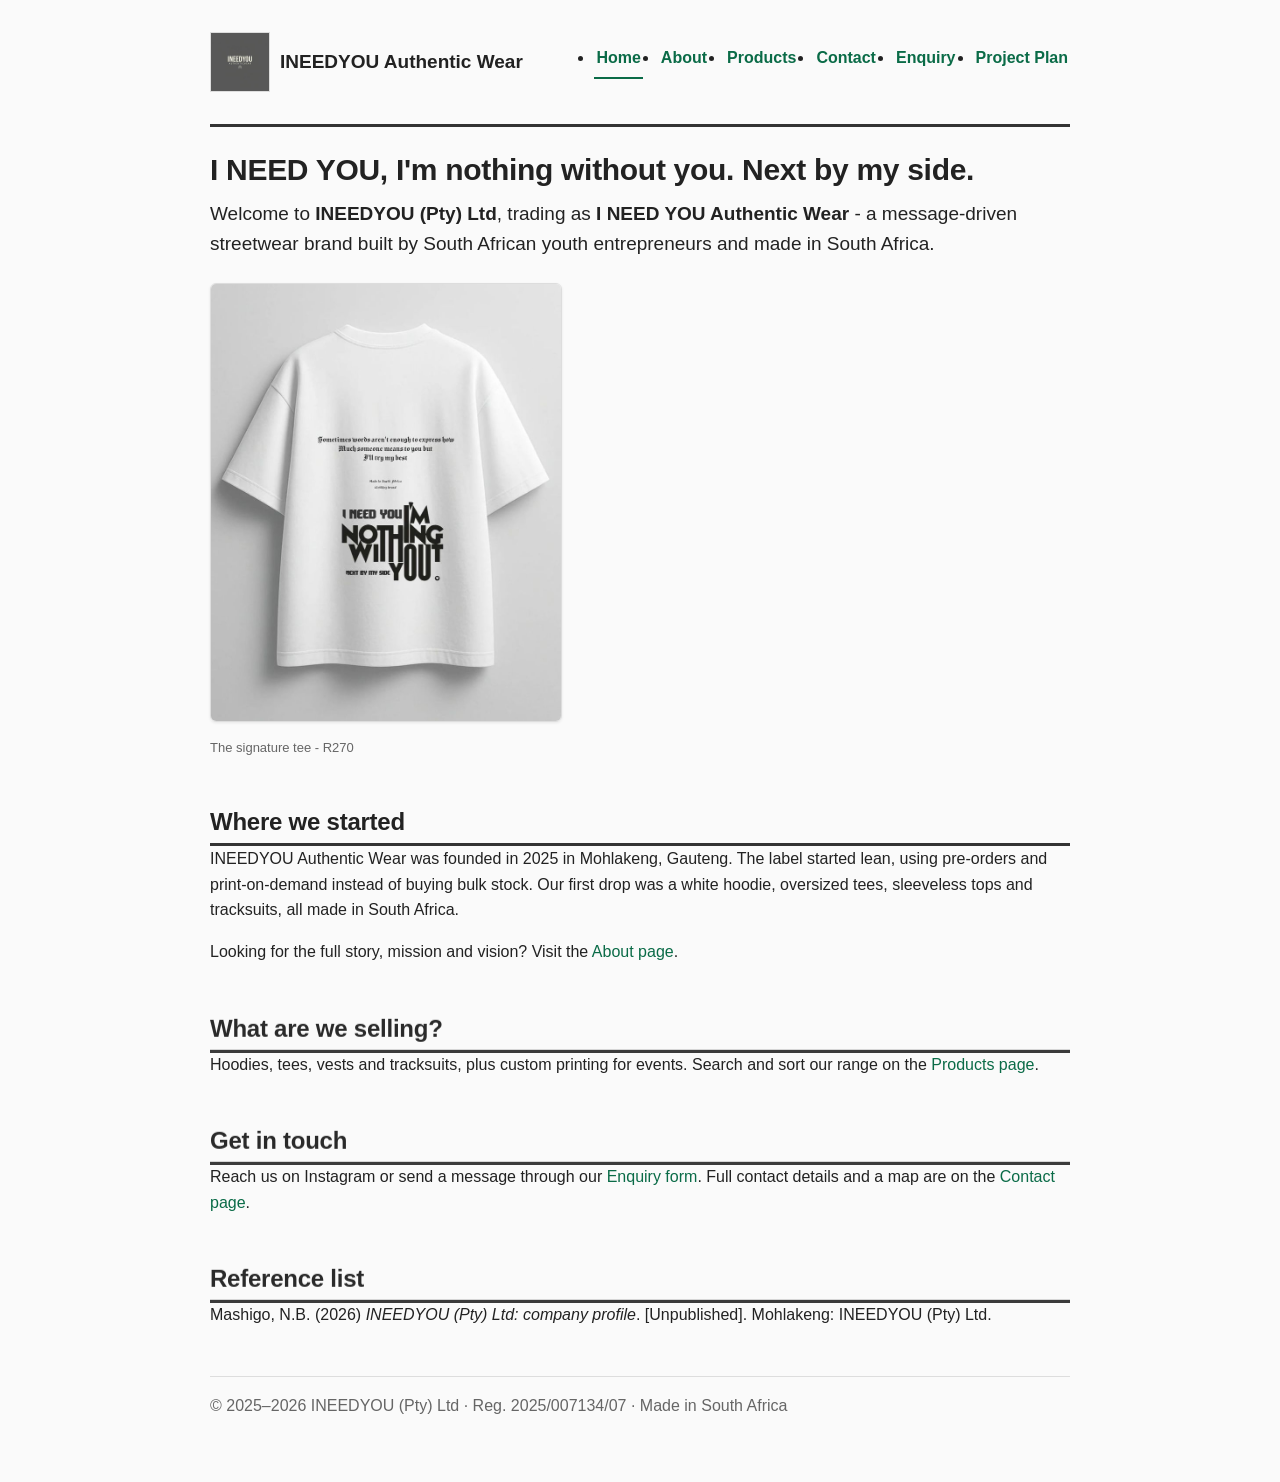
<file: index.html>
<!DOCTYPE html>
<html lang="en">
<head>
  <meta charset="UTF-8">
  <meta name="viewport" content="width=device-width, initial-scale=1.0">
  <title>INEEDYOU Authentic Wear | South African Streetwear</title>
  <meta name="description" content="INEEDYOU Authentic Wear is a message-driven streetwear brand made in South Africa.">
  <link rel="canonical" href="https://nthabiseng-bit.github.io/website/home.html">
  <meta http-equiv="refresh" content="0; url=home.html">
</head>
<body>
  <p>Taking you to the <a href="home.html">INEEDYOU Authentic Wear home page</a>.</p>
</body>
</html>
</file>
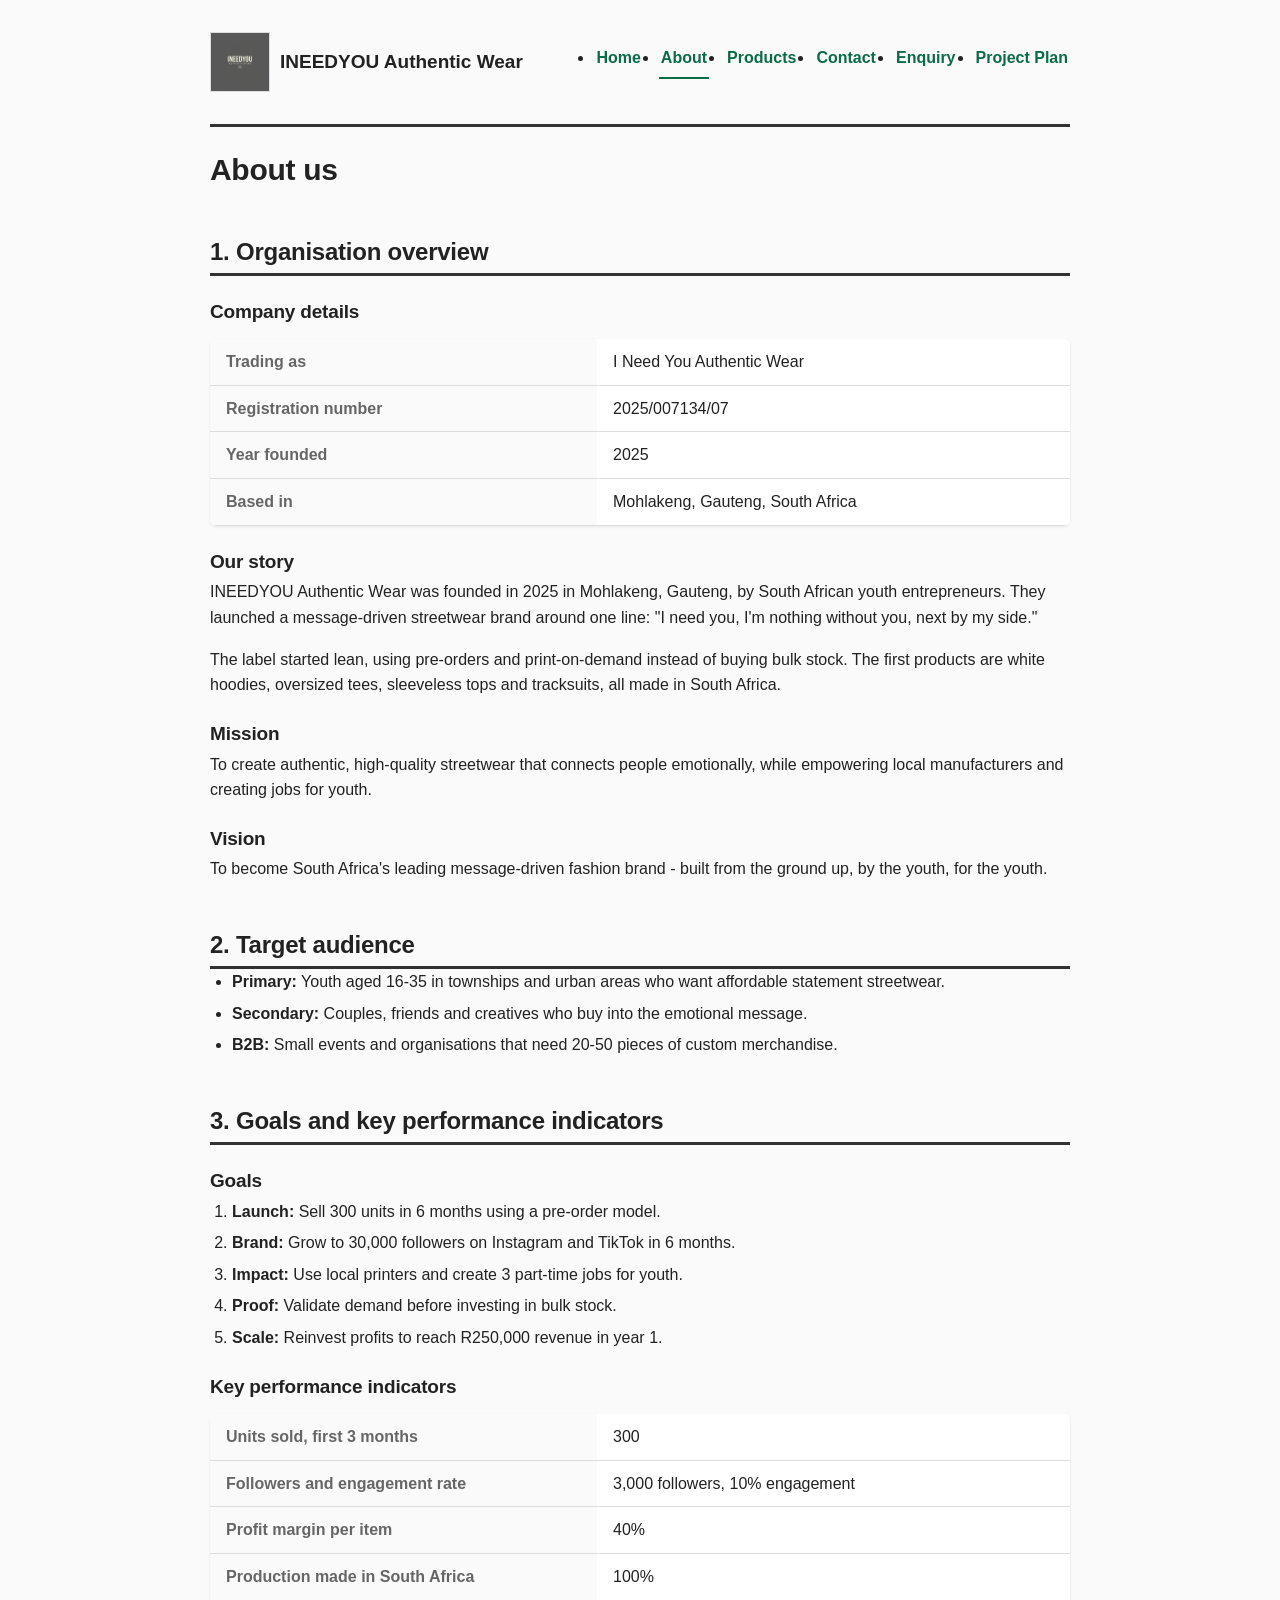
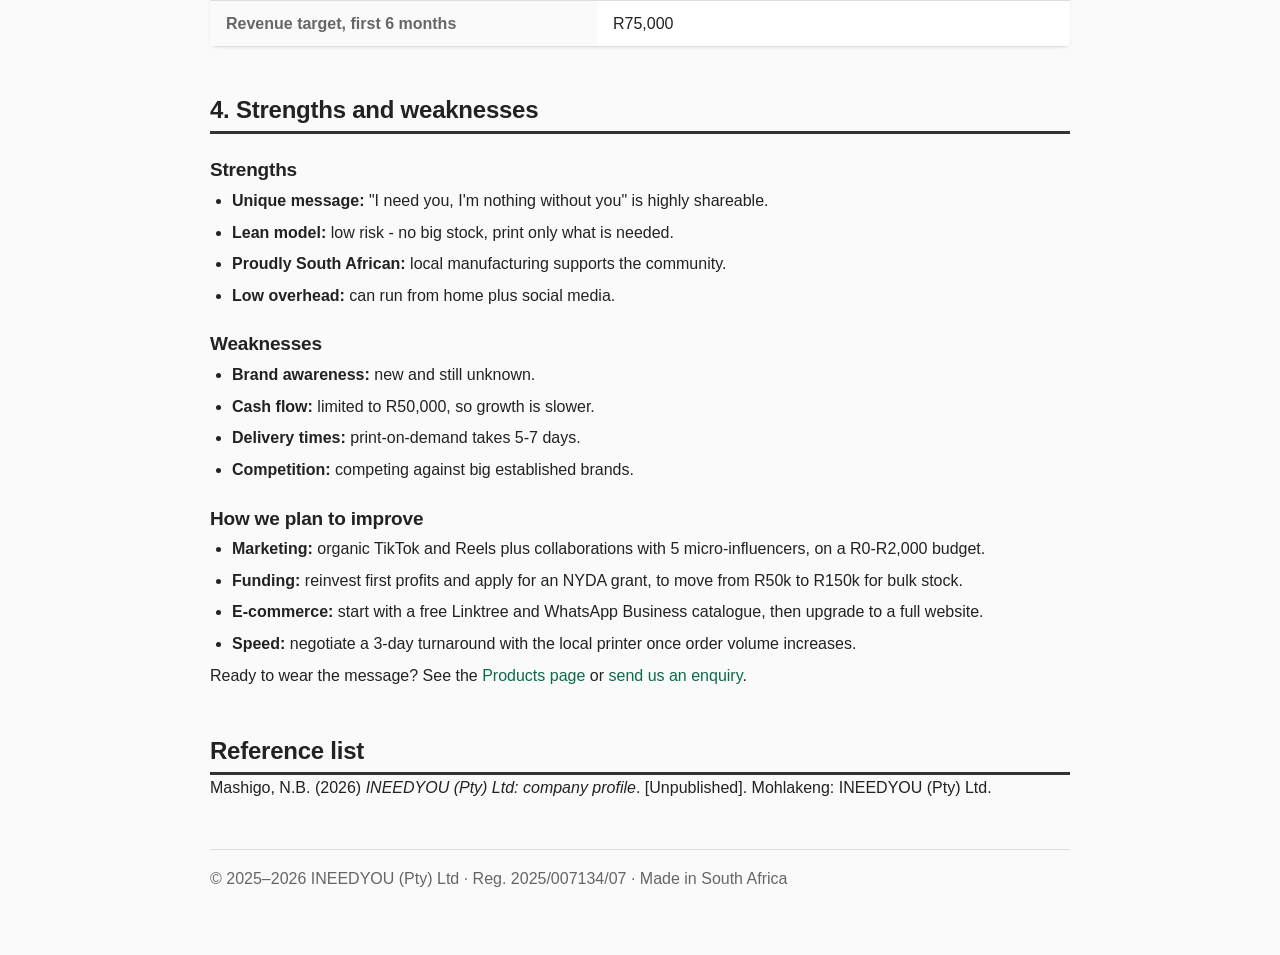
<file: about.html>
<!DOCTYPE html>
<html lang="en" class="no-js">
<head>
  <meta charset="UTF-8">
  <meta name="viewport" content="width=device-width, initial-scale=1.0">
  <title>About Us | INEEDYOU Authentic Wear</title>
  <meta name="description" content="Read the INEEDYOU Authentic Wear story, mission, vision, target audience, goals and plans for growth. Proudly made in South Africa.">
  <meta name="keywords" content="about INEEDYOU, South African clothing brand, mission and vision, youth entrepreneurs, Mohlakeng">
  <link rel="icon" type="image/jpeg" href="images/ineedyou-logo.jpg">
  <link rel="stylesheet" href="css/style.css">
</head>
<body>
  <a class="skip-link" href="#main">Skip to main content</a>

  <header class="site-header">
    <div class="brand-row">
      <img src="images/ineedyou-logo.jpg" alt="INEEDYOU Authentic Wear logo" width="256" height="256">
      <span>INEEDYOU Authentic Wear</span>
    </div>
    <button class="nav-toggle" type="button" aria-expanded="false" aria-controls="main-nav">Menu</button>
    <nav class="main-nav" id="main-nav" aria-label="Main navigation">
      <ul>
          <li><a href="home.html">Home</a></li>
          <li><a href="about.html">About</a></li>
          <li><a href="products.html">Products</a></li>
          <li><a href="contact.html">Contact</a></li>
          <li><a href="enquiry.html">Enquiry</a></li>
          <li><a href="planning.html">Project Plan</a></li>
      </ul>
    </nav>
  </header>

  <main id="main">
    <h1>About us</h1>

    <h2>1. Organisation overview</h2>
    <h3>Company details</h3>
    <table>
      <tr><th>Trading as</th><td>I Need You Authentic Wear</td></tr>
      <tr><th>Registration number</th><td>2025/007134/07</td></tr>
      <tr><th>Year founded</th><td>2025</td></tr>
      <tr><th>Based in</th><td>Mohlakeng, Gauteng, South Africa</td></tr>
    </table>

    <h3>Our story</h3>
    <p>INEEDYOU Authentic Wear was founded in 2025 in Mohlakeng, Gauteng, by South African youth entrepreneurs. They launched a message-driven streetwear brand around one line: "I need you, I'm nothing without you, next by my side."</p>
    <p>The label started lean, using pre-orders and print-on-demand instead of buying bulk stock. The first products are white hoodies, oversized tees, sleeveless tops and tracksuits, all made in South Africa.</p>

    <h3>Mission</h3>
    <p>To create authentic, high-quality streetwear that connects people emotionally, while empowering local manufacturers and creating jobs for youth.</p>

    <h3>Vision</h3>
    <p>To become South Africa's leading message-driven fashion brand - built from the ground up, by the youth, for the youth.</p>

    <h2>2. Target audience</h2>
    <ul>
      <li><strong>Primary:</strong> Youth aged 16-35 in townships and urban areas who want affordable statement streetwear.</li>
      <li><strong>Secondary:</strong> Couples, friends and creatives who buy into the emotional message.</li>
      <li><strong>B2B:</strong> Small events and organisations that need 20-50 pieces of custom merchandise.</li>
    </ul>

    <h2>3. Goals and key performance indicators</h2>
    <h3>Goals</h3>
    <ol>
      <li><strong>Launch:</strong> Sell 300 units in 6 months using a pre-order model.</li>
      <li><strong>Brand:</strong> Grow to 30,000 followers on Instagram and TikTok in 6 months.</li>
      <li><strong>Impact:</strong> Use local printers and create 3 part-time jobs for youth.</li>
      <li><strong>Proof:</strong> Validate demand before investing in bulk stock.</li>
      <li><strong>Scale:</strong> Reinvest profits to reach R250,000 revenue in year 1.</li>
    </ol>

    <h3>Key performance indicators</h3>
    <table>
      <tr><th>Units sold, first 3 months</th><td>300</td></tr>
      <tr><th>Followers and engagement rate</th><td>3,000 followers, 10% engagement</td></tr>
      <tr><th>Profit margin per item</th><td>40%</td></tr>
      <tr><th>Production made in South Africa</th><td>100%</td></tr>
      <tr><th>Revenue target, first 6 months</th><td>R75,000</td></tr>
    </table>

    <h2>4. Strengths and weaknesses</h2>
    <h3>Strengths</h3>
    <ul>
      <li><strong>Unique message:</strong> "I need you, I'm nothing without you" is highly shareable.</li>
      <li><strong>Lean model:</strong> low risk - no big stock, print only what is needed.</li>
      <li><strong>Proudly South African:</strong> local manufacturing supports the community.</li>
      <li><strong>Low overhead:</strong> can run from home plus social media.</li>
    </ul>

    <h3>Weaknesses</h3>
    <ul>
      <li><strong>Brand awareness:</strong> new and still unknown.</li>
      <li><strong>Cash flow:</strong> limited to R50,000, so growth is slower.</li>
      <li><strong>Delivery times:</strong> print-on-demand takes 5-7 days.</li>
      <li><strong>Competition:</strong> competing against big established brands.</li>
    </ul>

    <h3>How we plan to improve</h3>
    <ul>
      <li><strong>Marketing:</strong> organic TikTok and Reels plus collaborations with 5 micro-influencers, on a R0-R2,000 budget.</li>
      <li><strong>Funding:</strong> reinvest first profits and apply for an NYDA grant, to move from R50k to R150k for bulk stock.</li>
      <li><strong>E-commerce:</strong> start with a free Linktree and WhatsApp Business catalogue, then upgrade to a full website.</li>
      <li><strong>Speed:</strong> negotiate a 3-day turnaround with the local printer once order volume increases.</li>
    </ul>

    <p>Ready to wear the message? See the <a href="products.html">Products page</a> or <a href="enquiry.html">send us an enquiry</a>.</p>

    <h2>Reference list</h2>
    <div class="reference-list">
      <p>Mashigo, N.B. (2026) <em>INEEDYOU (Pty) Ltd: company profile</em>. [Unpublished]. Mohlakeng: INEEDYOU (Pty) Ltd.</p>
    </div>
  </main>

  <footer class="site-footer">
    <p>&copy; <span id="year">2025</span> INEEDYOU (Pty) Ltd &middot; Reg. 2025/007134/07 &middot; Made in South Africa</p>
  </footer>

  <script src="js/script.js" defer></script>
</body>
</html>
</file>
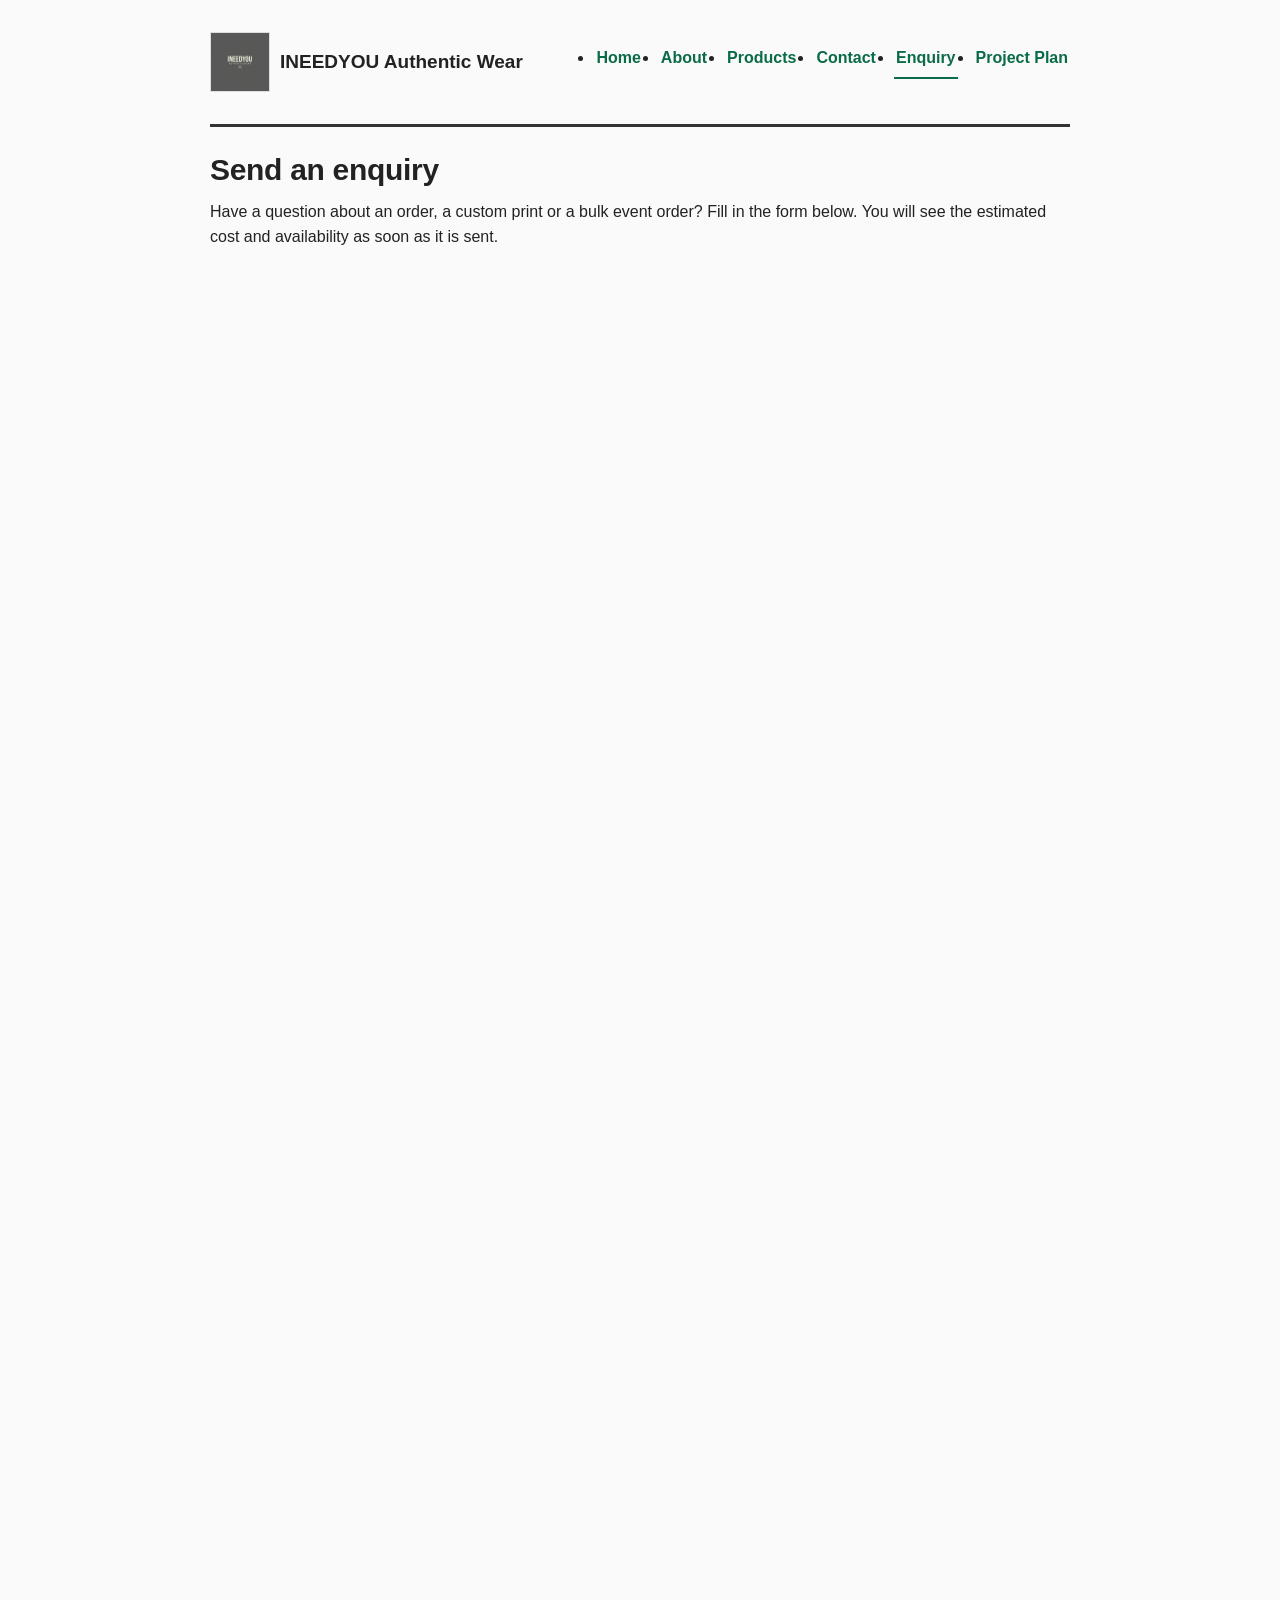
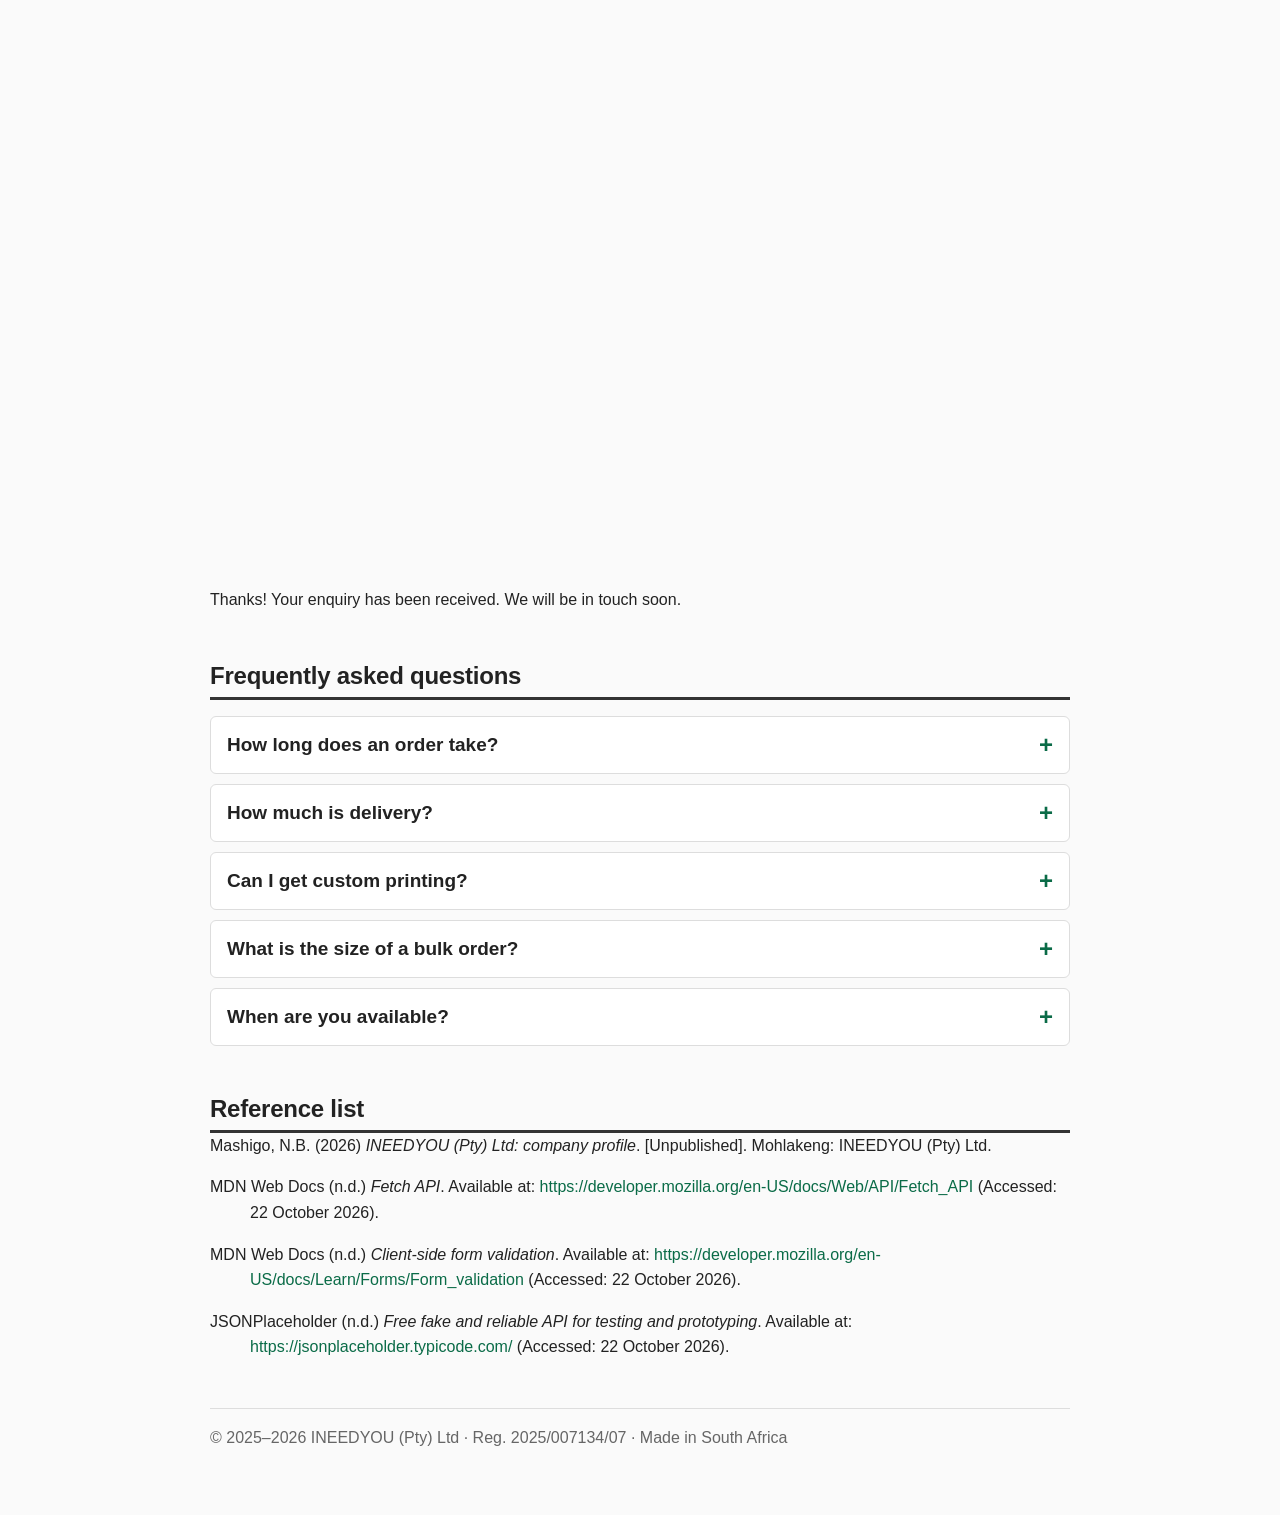
<file: enquiry.html>
<!DOCTYPE html>
<html lang="en" class="no-js">
<head>
  <meta charset="UTF-8">
  <meta name="viewport" content="width=device-width, initial-scale=1.0">
  <title>Send an Enquiry or Order | INEEDYOU Authentic Wear</title>
  <meta name="description" content="Ask about INEEDYOU hoodies, tees, tracksuits, custom printing or bulk event orders and get a cost and availability response straight away.">
  <meta name="keywords" content="enquiry, order streetwear, custom printing quote, bulk orders South Africa, INEEDYOU">
  <link rel="icon" type="image/jpeg" href="images/ineedyou-logo.jpg">
  <link rel="stylesheet" href="css/style.css">
</head>
<body>
  <a class="skip-link" href="#main">Skip to main content</a>

  <header class="site-header">
    <div class="brand-row">
      <img src="images/ineedyou-logo.jpg" alt="INEEDYOU Authentic Wear logo" width="256" height="256">
      <span>INEEDYOU Authentic Wear</span>
    </div>
    <button class="nav-toggle" type="button" aria-expanded="false" aria-controls="main-nav">Menu</button>
    <nav class="main-nav" id="main-nav" aria-label="Main navigation">
      <ul>
          <li><a href="home.html">Home</a></li>
          <li><a href="about.html">About</a></li>
          <li><a href="products.html">Products</a></li>
          <li><a href="contact.html">Contact</a></li>
          <li><a href="enquiry.html">Enquiry</a></li>
          <li><a href="planning.html">Project Plan</a></li>
      </ul>
    </nav>
  </header>

  <main id="main">
    <h1>Send an enquiry</h1>
    <p>Have a question about an order, a custom print or a bulk event order? Fill in the form below. You will see the estimated cost and availability as soon as it is sent.</p>

    <iframe src="https://docs.google.com/forms/d/e/1FAIpQLSftigbNEMXPRFgHPbf5YOeYG-ZyM76R_5FbNXvBCPavVDW4LA/viewform?embedded=true" width="640" height="1914" frameborder="0" marginheight="0" marginwidth="0">Loading…</iframe>
    <p>Thanks! Your enquiry has been received. We will be in touch soon.</p>

    <h2>Frequently asked questions</h2>
    <div class="accordion">
      <div class="accordion-item">
        <h3 class="accordion-header"><button class="accordion-trigger" type="button" aria-expanded="false" aria-controls="faq-1" id="faq-btn-1">How long does an order take?</button></h3>
        <div class="accordion-panel" id="faq-1" role="region" aria-labelledby="faq-btn-1"><p>Everything is printed on demand, so please allow 5 to 7 days for printing, plus courier time.</p></div>
      </div>
      <div class="accordion-item">
        <h3 class="accordion-header"><button class="accordion-trigger" type="button" aria-expanded="false" aria-controls="faq-2" id="faq-btn-2">How much is delivery?</button></h3>
        <div class="accordion-panel" id="faq-2" role="region" aria-labelledby="faq-btn-2"><p>We use a nationwide courier on all online orders for a flat rate of R100.</p></div>
      </div>
      <div class="accordion-item">
        <h3 class="accordion-header"><button class="accordion-trigger" type="button" aria-expanded="false" aria-controls="faq-3" id="faq-btn-3">Can I get custom printing?</button></h3>
        <div class="accordion-panel" id="faq-3" role="region" aria-labelledby="faq-btn-3"><p>Yes. We can print names, dates and quotes for events. Choose "Custom printing" in the form and tell us your wording.</p></div>
      </div>
      <div class="accordion-item">
        <h3 class="accordion-header"><button class="accordion-trigger" type="button" aria-expanded="false" aria-controls="faq-4" id="faq-btn-4">What is the size of a bulk order?</button></h3>
        <div class="accordion-panel" id="faq-4" role="region" aria-labelledby="faq-btn-4"><p>We take custom orders of 20 to 50 pieces for events and organisations.</p></div>
      </div>
      <div class="accordion-item">
        <h3 class="accordion-header"><button class="accordion-trigger" type="button" aria-expanded="false" aria-controls="faq-5" id="faq-btn-5">When are you available?</button></h3>
        <div class="accordion-panel" id="faq-5" role="region" aria-labelledby="faq-btn-5"><p>Monday to Saturday, 9am to 6pm.</p></div>
      </div>
    </div>

    <h2>Reference list</h2>
    <div class="reference-list">
      <p>Mashigo, N.B. (2026) <em>INEEDYOU (Pty) Ltd: company profile</em>. [Unpublished]. Mohlakeng: INEEDYOU (Pty) Ltd.</p>
      <p>MDN Web Docs (n.d.) <em>Fetch API</em>. Available at: <a href="https://developer.mozilla.org/en-US/docs/Web/API/Fetch_API" target="_blank" rel="noopener noreferrer">https://developer.mozilla.org/en-US/docs/Web/API/Fetch_API</a> (Accessed: 22 October 2026).</p>
      <p>MDN Web Docs (n.d.) <em>Client-side form validation</em>. Available at: <a href="https://developer.mozilla.org/en-US/docs/Learn/Forms/Form_validation" target="_blank" rel="noopener noreferrer">https://developer.mozilla.org/en-US/docs/Learn/Forms/Form_validation</a> (Accessed: 22 October 2026).</p>
      <p>JSONPlaceholder (n.d.) <em>Free fake and reliable API for testing and prototyping</em>. Available at: <a href="https://jsonplaceholder.typicode.com/" target="_blank" rel="noopener noreferrer">https://jsonplaceholder.typicode.com/</a> (Accessed: 22 October 2026).</p>
    </div>
  </main>

  <footer class="site-footer">
    <p>&copy; <span id="year">2025</span> INEEDYOU (Pty) Ltd &middot; Reg. 2025/007134/07 &middot; Made in South Africa</p>
  </footer>

  <script src="js/script.js" defer></script>
</body>
</html>
</file>
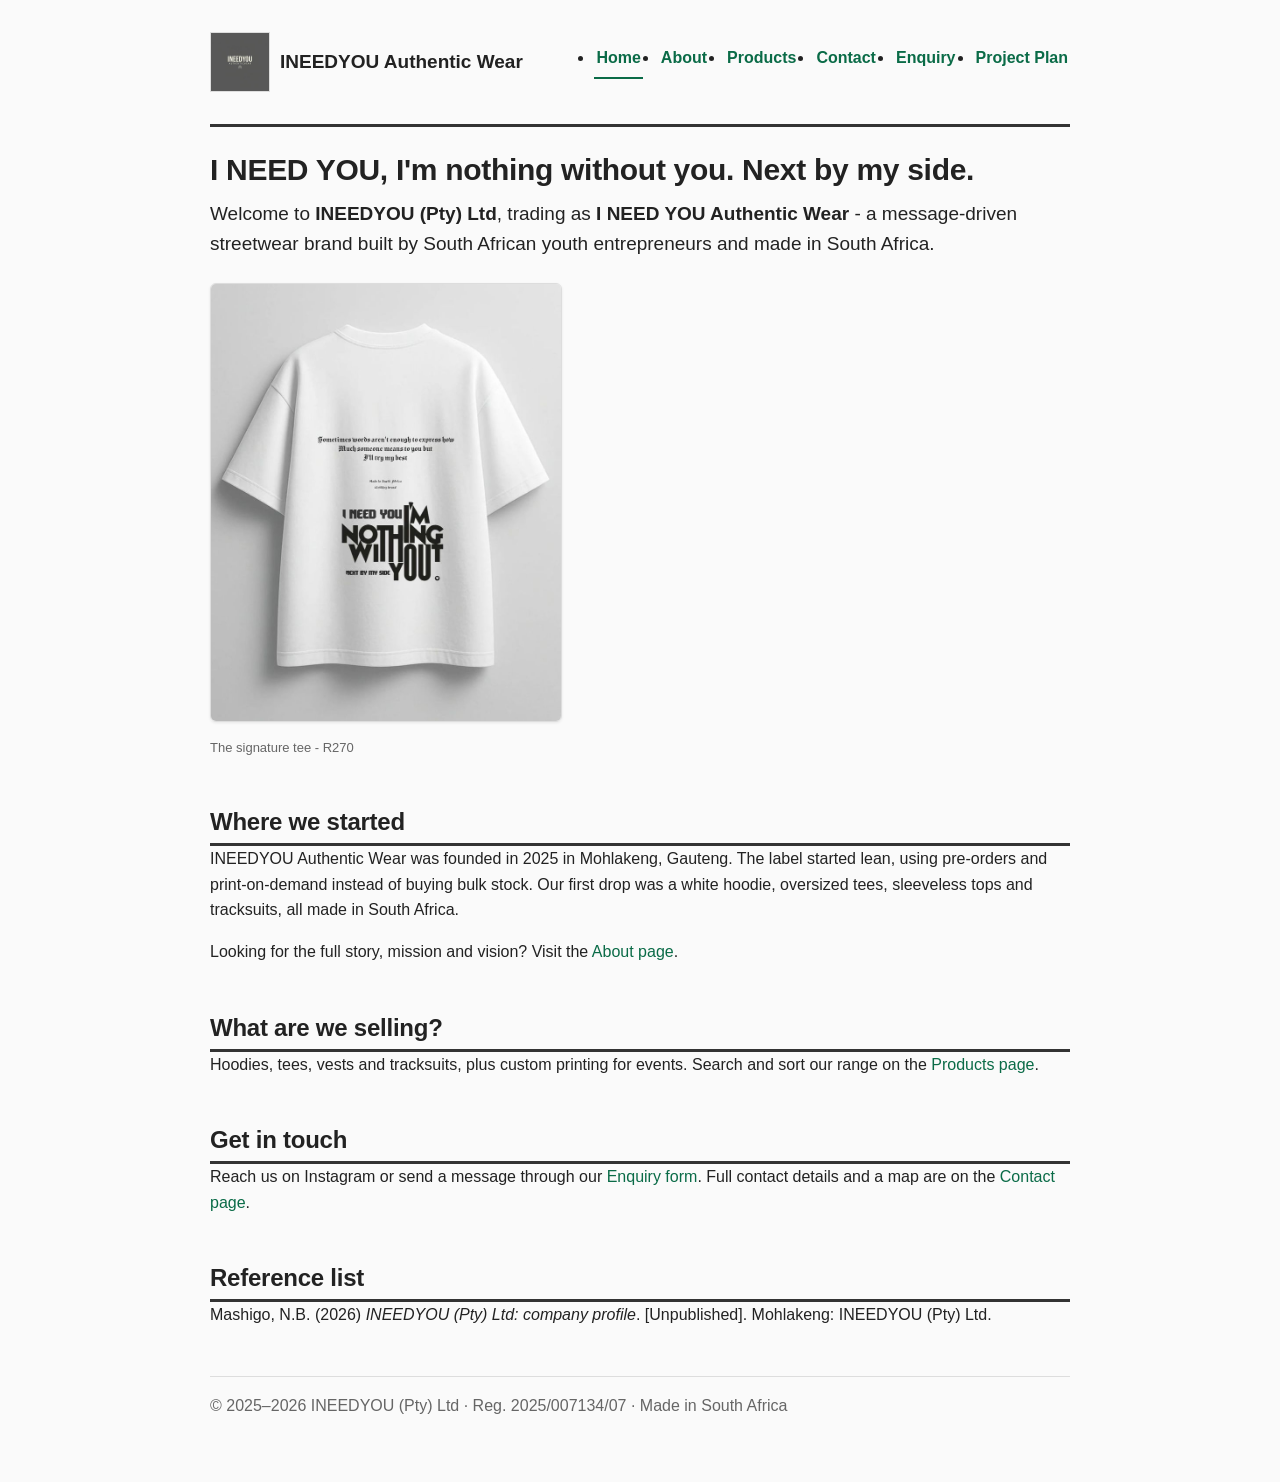
<file: home.html>
<!DOCTYPE html>
<html lang="en" class="no-js">
<head>
  <meta charset="UTF-8">
  <meta name="viewport" content="width=device-width, initial-scale=1.0">
  <title>INEEDYOU Authentic Wear | South African Streetwear</title>
  <meta name="description" content="INEEDYOU Authentic Wear is a message-driven streetwear brand made in South Africa. Shop hoodies, tees, vests and tracksuits.">
  <meta name="keywords" content="streetwear South Africa, hoodies, oversized tees, tracksuits, custom printing, INEEDYOU Authentic Wear">
  <link rel="icon" type="image/jpeg" href="images/ineedyou-logo.jpg">
  <link rel="stylesheet" href="css/style.css">
</head>
<body>
  <a class="skip-link" href="#main">Skip to main content</a>

  <header class="site-header">
    <div class="brand-row">
      <img src="images/ineedyou-logo.jpg" alt="INEEDYOU Authentic Wear logo" width="256" height="256">
      <span>INEEDYOU Authentic Wear</span>
    </div>
    <button class="nav-toggle" type="button" aria-expanded="false" aria-controls="main-nav">Menu</button>
    <nav class="main-nav" id="main-nav" aria-label="Main navigation">
      <ul>
          <li><a href="home.html">Home</a></li>
          <li><a href="about.html">About</a></li>
          <li><a href="products.html">Products</a></li>
          <li><a href="contact.html">Contact</a></li>
          <li><a href="enquiry.html">Enquiry</a></li>
          <li><a href="planning.html">Project Plan</a></li>
      </ul>
    </nav>
  </header>

  <main id="main">
    <h1>I NEED YOU, I'm nothing without you. Next by my side.</h1>
    <p class="lead">Welcome to <strong>INEEDYOU (Pty) Ltd</strong>, trading as <strong>I NEED YOU Authentic Wear</strong> - a message-driven streetwear brand built by South African youth entrepreneurs and made in South Africa.</p>

    <figure>
      <img src="images/oversized-white-tee.jpg" alt="White oversized tee with the INEEDYOU wordmark print" width="800" height="999" style="max-width:22rem;">
      <figcaption>The signature tee - R270</figcaption>
    </figure>

    <h2>Where we started</h2>
    <p>INEEDYOU Authentic Wear was founded in 2025 in Mohlakeng, Gauteng. The label started lean, using pre-orders and print-on-demand instead of buying bulk stock. Our first drop was a white hoodie, oversized tees, sleeveless tops and tracksuits, all made in South Africa.</p>
    <p>Looking for the full story, mission and vision? Visit the <a href="about.html">About page</a>.</p>

    <h2>What are we selling?</h2>
    <p>Hoodies, tees, vests and tracksuits, plus custom printing for events. Search and sort our range on the <a href="products.html">Products page</a>.</p>

    <h2>Get in touch</h2>
    <p>Reach us on Instagram or send a message through our <a href="enquiry.html">Enquiry form</a>. Full contact details and a map are on the <a href="contact.html">Contact page</a>.</p>

    <h2>Reference list</h2>
    <div class="reference-list">
      <p>Mashigo, N.B. (2026) <em>INEEDYOU (Pty) Ltd: company profile</em>. [Unpublished]. Mohlakeng: INEEDYOU (Pty) Ltd.</p>
    </div>
  </main>

  <footer class="site-footer">
    <p>&copy; <span id="year">2025</span> INEEDYOU (Pty) Ltd &middot; Reg. 2025/007134/07 &middot; Made in South Africa</p>
  </footer>

  <script src="js/script.js" defer></script>
</body>
</html>
</file>
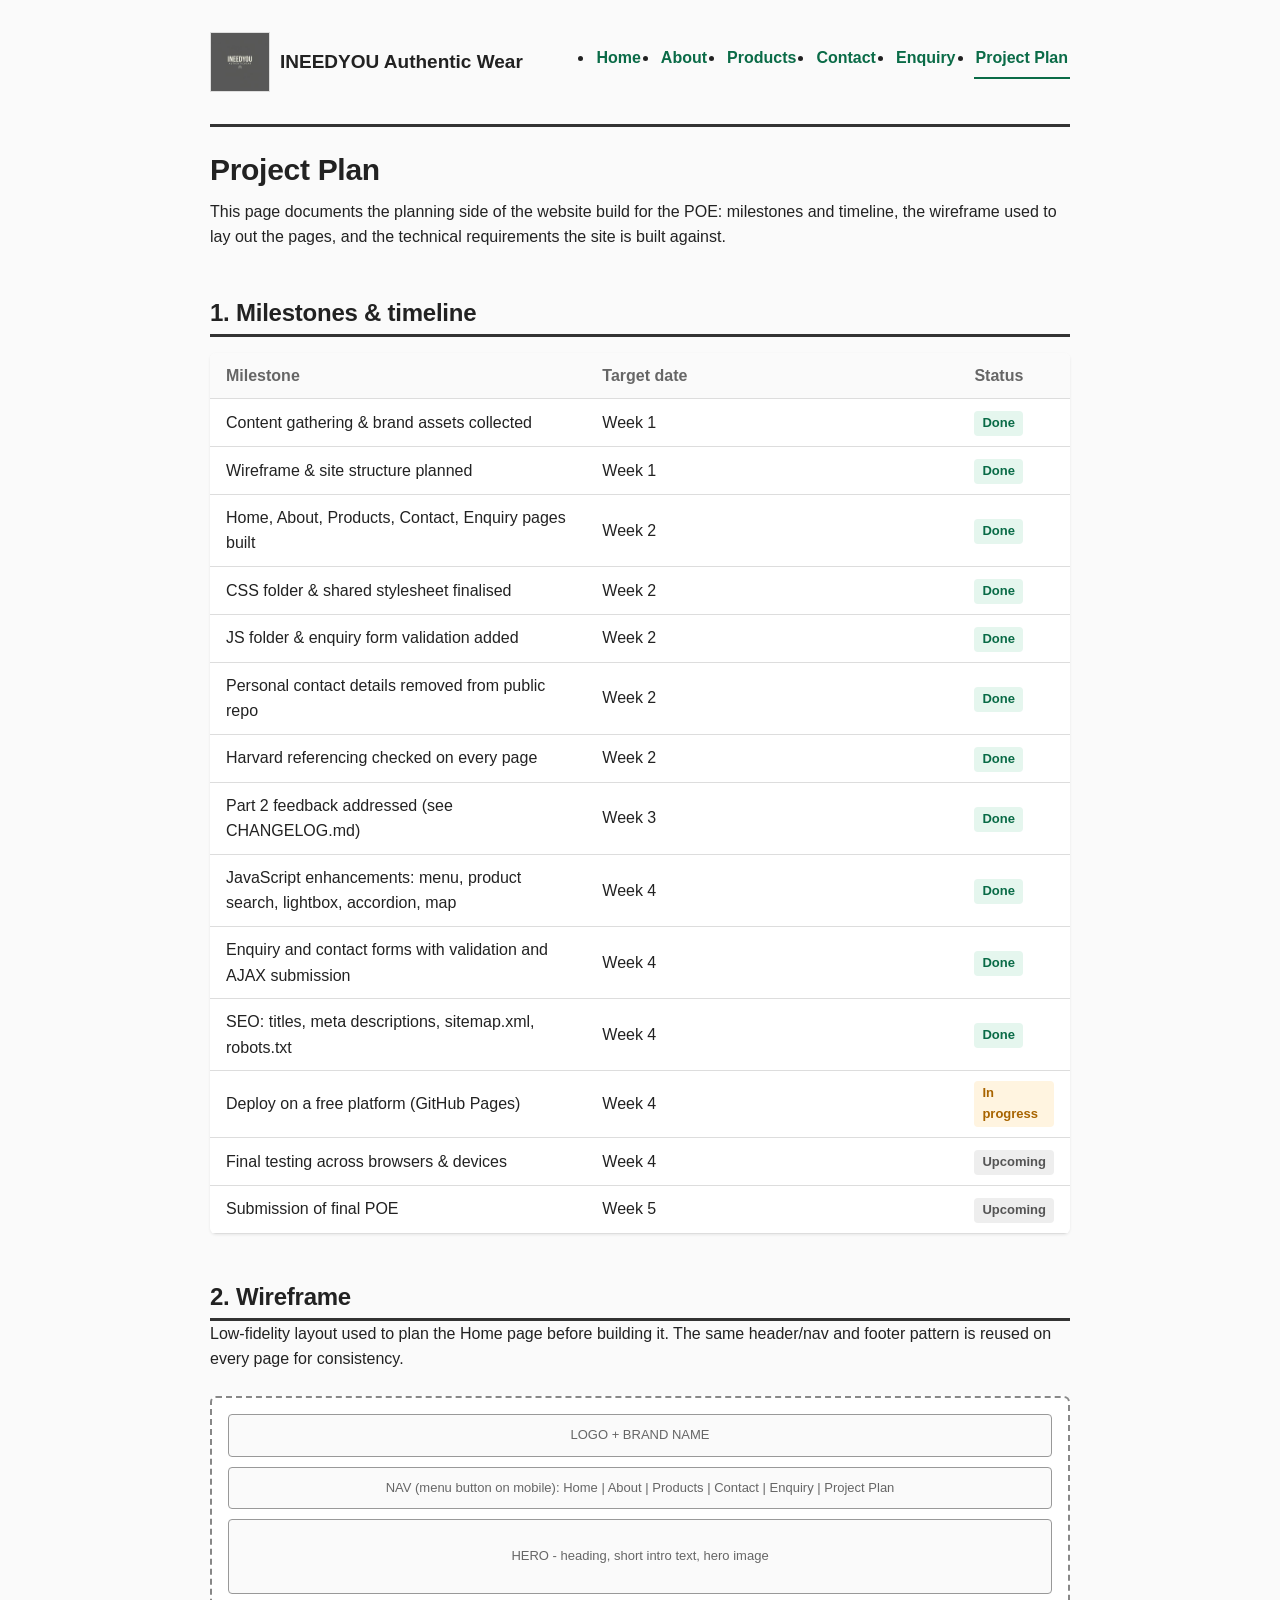
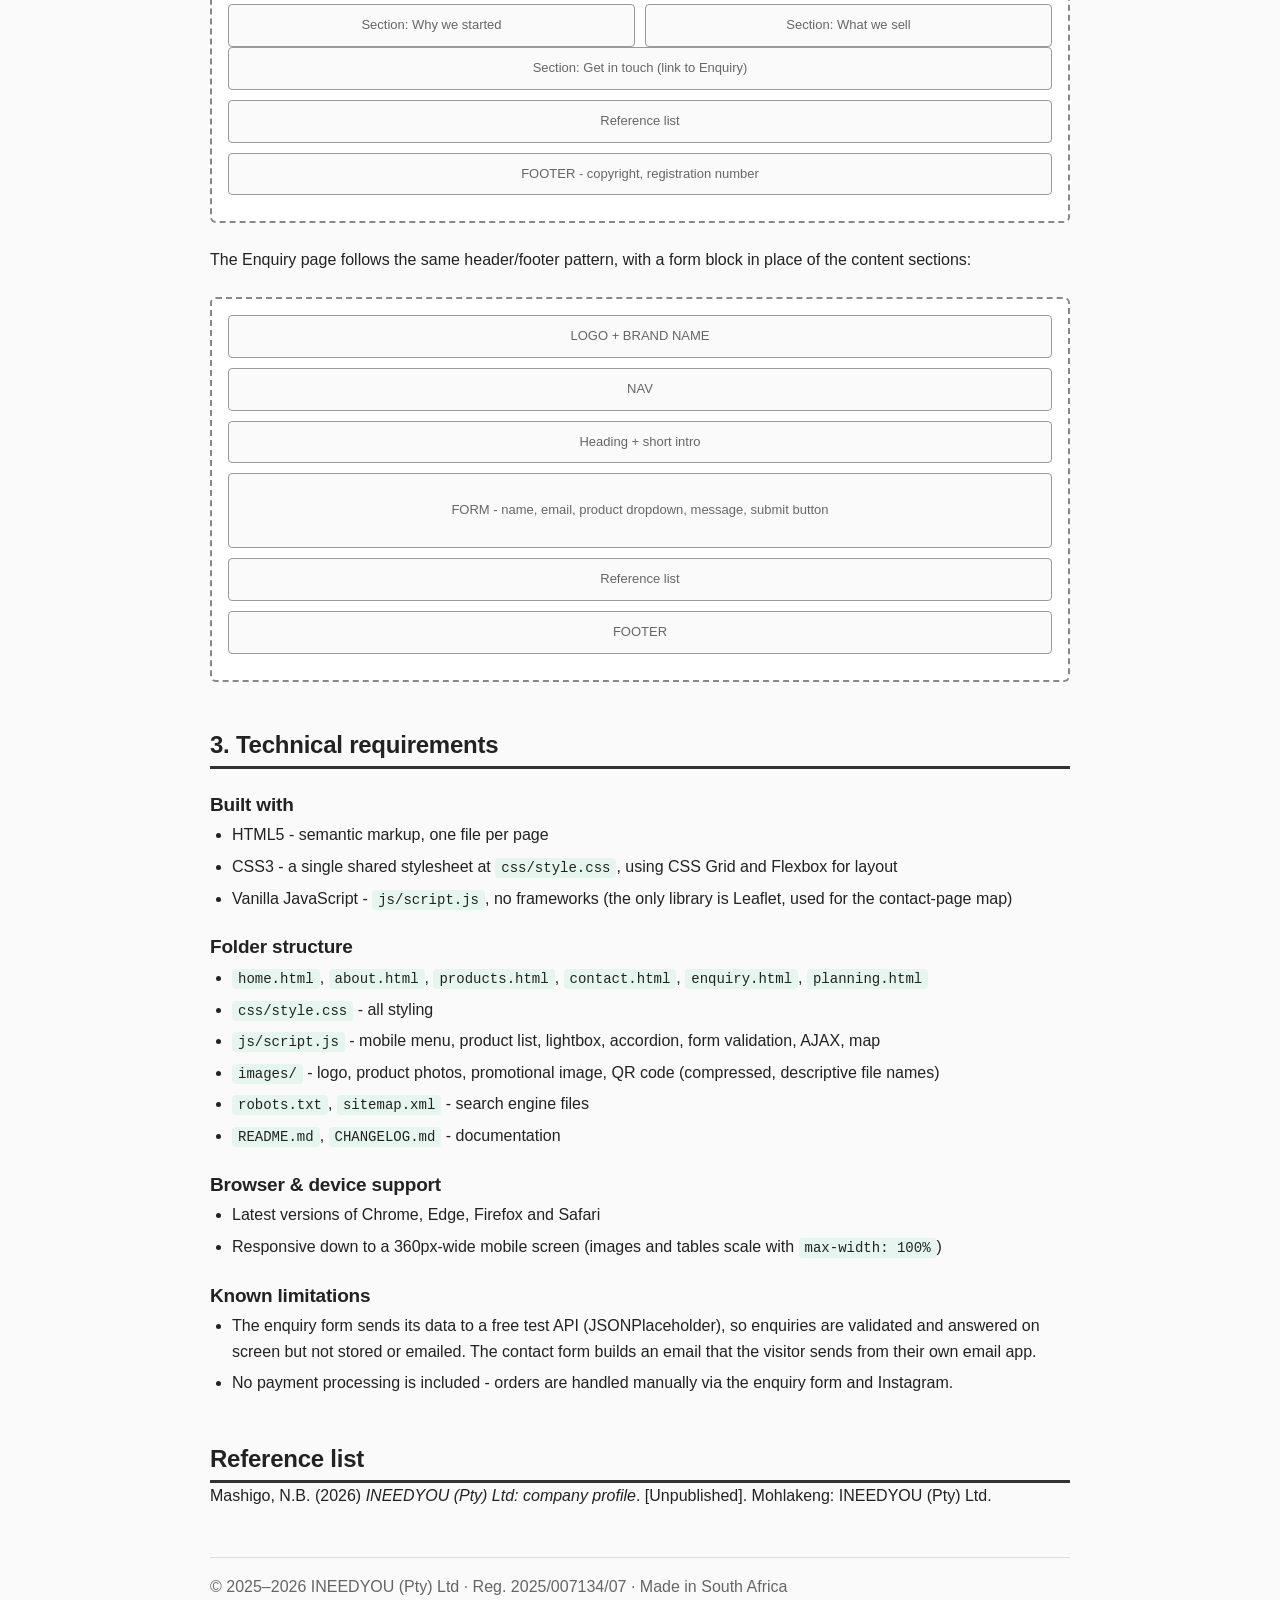
<file: planning.html>
<!DOCTYPE html>
<html lang="en" class="no-js">
<head>
  <meta charset="UTF-8">
  <meta name="viewport" content="width=device-width, initial-scale=1.0">
  <title>Project Plan | INEEDYOU Authentic Wear</title>
  <meta name="description" content="The INEEDYOU Authentic Wear project plan: milestones, wireframes, technical requirements and known limitations for the website.">
  <meta name="keywords" content="project plan, wireframe, milestones, web development POE, INEEDYOU">
  <link rel="icon" type="image/jpeg" href="images/ineedyou-logo.jpg">
  <link rel="stylesheet" href="css/style.css">
</head>
<body>
  <a class="skip-link" href="#main">Skip to main content</a>

  <header class="site-header">
    <div class="brand-row">
      <img src="images/ineedyou-logo.jpg" alt="INEEDYOU Authentic Wear logo" width="256" height="256">
      <span>INEEDYOU Authentic Wear</span>
    </div>
    <button class="nav-toggle" type="button" aria-expanded="false" aria-controls="main-nav">Menu</button>
    <nav class="main-nav" id="main-nav" aria-label="Main navigation">
      <ul>
          <li><a href="home.html">Home</a></li>
          <li><a href="about.html">About</a></li>
          <li><a href="products.html">Products</a></li>
          <li><a href="contact.html">Contact</a></li>
          <li><a href="enquiry.html">Enquiry</a></li>
          <li><a href="planning.html">Project Plan</a></li>
      </ul>
    </nav>
  </header>

  <main id="main">
    <h1>Project Plan</h1>
    <p>This page documents the planning side of the website build for the POE: milestones and timeline, the wireframe used to lay out the pages, and the technical requirements the site is built against.</p>

    <!-- ============ MILESTONES & TIMELINE ============ -->
    <h2>1. Milestones &amp; timeline</h2>
    <table>
      <tr>
        <th>Milestone</th>
        <th>Target date</th>
        <th>Status</th>
      </tr>
      <tr>
        <td>Content gathering &amp; brand assets collected</td>
        <td>Week 1</td>
        <td><span class="timeline-status status-done">Done</span></td>
      </tr>
      <tr>
        <td>Wireframe &amp; site structure planned</td>
        <td>Week 1</td>
        <td><span class="timeline-status status-done">Done</span></td>
      </tr>
      <tr>
        <td>Home, About, Products, Contact, Enquiry pages built</td>
        <td>Week 2</td>
        <td><span class="timeline-status status-done">Done</span></td>
      </tr>
      <tr>
        <td>CSS folder &amp; shared stylesheet finalised</td>
        <td>Week 2</td>
        <td><span class="timeline-status status-done">Done</span></td>
      </tr>
      <tr>
        <td>JS folder &amp; enquiry form validation added</td>
        <td>Week 2</td>
        <td><span class="timeline-status status-done">Done</span></td>
      </tr>
      <tr>
        <td>Personal contact details removed from public repo</td>
        <td>Week 2</td>
        <td><span class="timeline-status status-done">Done</span></td>
      </tr>
            <tr>
        <td>Harvard referencing checked on every page</td>
        <td>Week 2</td>
        <td><span class="timeline-status status-done">Done</span></td>
      </tr>
      <tr>
        <td>Part 2 feedback addressed (see CHANGELOG.md)</td>
        <td>Week 3</td>
        <td><span class="timeline-status status-done">Done</span></td>
      </tr>
      <tr>
        <td>JavaScript enhancements: menu, product search, lightbox, accordion, map</td>
        <td>Week 4</td>
        <td><span class="timeline-status status-done">Done</span></td>
      </tr>
      <tr>
        <td>Enquiry and contact forms with validation and AJAX submission</td>
        <td>Week 4</td>
        <td><span class="timeline-status status-done">Done</span></td>
      </tr>
      <tr>
        <td>SEO: titles, meta descriptions, sitemap.xml, robots.txt</td>
        <td>Week 4</td>
        <td><span class="timeline-status status-done">Done</span></td>
      </tr>
      <tr>
        <td>Deploy on a free platform (GitHub Pages)</td>
        <td>Week 4</td>
        <td><span class="timeline-status status-progress">In progress</span></td>
      </tr>
<tr>
        <td>Final testing across browsers &amp; devices</td>
        <td>Week 4</td>
        <td><span class="timeline-status status-upcoming">Upcoming</span></td>
      </tr>
      <tr>
        <td>Submission of final POE</td>
        <td>Week 5</td>
        <td><span class="timeline-status status-upcoming">Upcoming</span></td>
      </tr>
    </table>

    <!-- ============ WIREFRAME ============ -->
    <h2>2. Wireframe</h2>
    <p>Low-fidelity layout used to plan the Home page before building it. The same header/nav and footer pattern is reused on every page for consistency.</p>

    <div class="wireframe">
      <div class="wf-block">LOGO + BRAND NAME</div>
      <div class="wf-block">NAV (menu button on mobile): Home | About | Products | Contact | Enquiry | Project Plan</div>
      <div class="wf-block" style="padding:26px 10px;">HERO - heading, short intro text, hero image</div>
      <div class="wf-row">
        <div class="wf-block">Section: Why we started</div>
        <div class="wf-block">Section: What we sell</div>
      </div>
      <div class="wf-block">Section: Get in touch (link to Enquiry)</div>
      <div class="wf-block">Reference list</div>
      <div class="wf-block">FOOTER - copyright, registration number</div>
    </div>

    <p>The Enquiry page follows the same header/footer pattern, with a form block in place of the content sections:</p>
    <div class="wireframe">
      <div class="wf-block">LOGO + BRAND NAME</div>
      <div class="wf-block">NAV</div>
      <div class="wf-block">Heading + short intro</div>
      <div class="wf-block" style="padding:26px 10px;">FORM - name, email, product dropdown, message, submit button</div>
      <div class="wf-block">Reference list</div>
      <div class="wf-block">FOOTER</div>
    </div>

    <!-- ============ TECHNICAL REQUIREMENTS ============ -->
    <h2>3. Technical requirements</h2>
    <h3>Built with</h3>
    <ul>
      <li>HTML5 - semantic markup, one file per page</li>
      <li>CSS3 - a single shared stylesheet at <code>css/style.css</code>, using CSS Grid and Flexbox for layout</li>
      <li>Vanilla JavaScript - <code>js/script.js</code>, no frameworks (the only library is Leaflet, used for the contact-page map)</li>
    </ul>

    <h3>Folder structure</h3>
    <ul>
      <li><code>home.html</code>, <code>about.html</code>, <code>products.html</code>, <code>contact.html</code>, <code>enquiry.html</code>, <code>planning.html</code></li>
      <li><code>css/style.css</code> - all styling</li>
      <li><code>js/script.js</code> - mobile menu, product list, lightbox, accordion, form validation, AJAX, map</li>
      <li><code>images/</code> - logo, product photos, promotional image, QR code (compressed, descriptive file names)</li>
      <li><code>robots.txt</code>, <code>sitemap.xml</code> - search engine files</li>
      <li><code>README.md</code>, <code>CHANGELOG.md</code> - documentation</li>
    </ul>

    <h3>Browser &amp; device support</h3>
    <ul>
      <li>Latest versions of Chrome, Edge, Firefox and Safari</li>
      <li>Responsive down to a 360px-wide mobile screen (images and tables scale with <code>max-width: 100%</code>)</li>
    </ul>

    <h3>Known limitations</h3>
    <ul>
      <li>The enquiry form sends its data to a free test API (JSONPlaceholder), so enquiries are validated and answered on screen but not stored or emailed. The contact form builds an email that the visitor sends from their own email app.</li>
      <li>No payment processing is included - orders are handled manually via the enquiry form and Instagram.</li>
    </ul>

    

    <h2>Reference list</h2>
    <div class="reference-list">
      <p>Mashigo, N.B. (2026) <em>INEEDYOU (Pty) Ltd: company profile</em>. [Unpublished]. Mohlakeng: INEEDYOU (Pty) Ltd.</p>
    </div>
  </main>

  <footer class="site-footer">
    <p>&copy; <span id="year">2025</span> INEEDYOU (Pty) Ltd &middot; Reg. 2025/007134/07 &middot; Made in South Africa</p>
  </footer>

  <script src="js/script.js" defer></script>
</body>
</html>
</file>
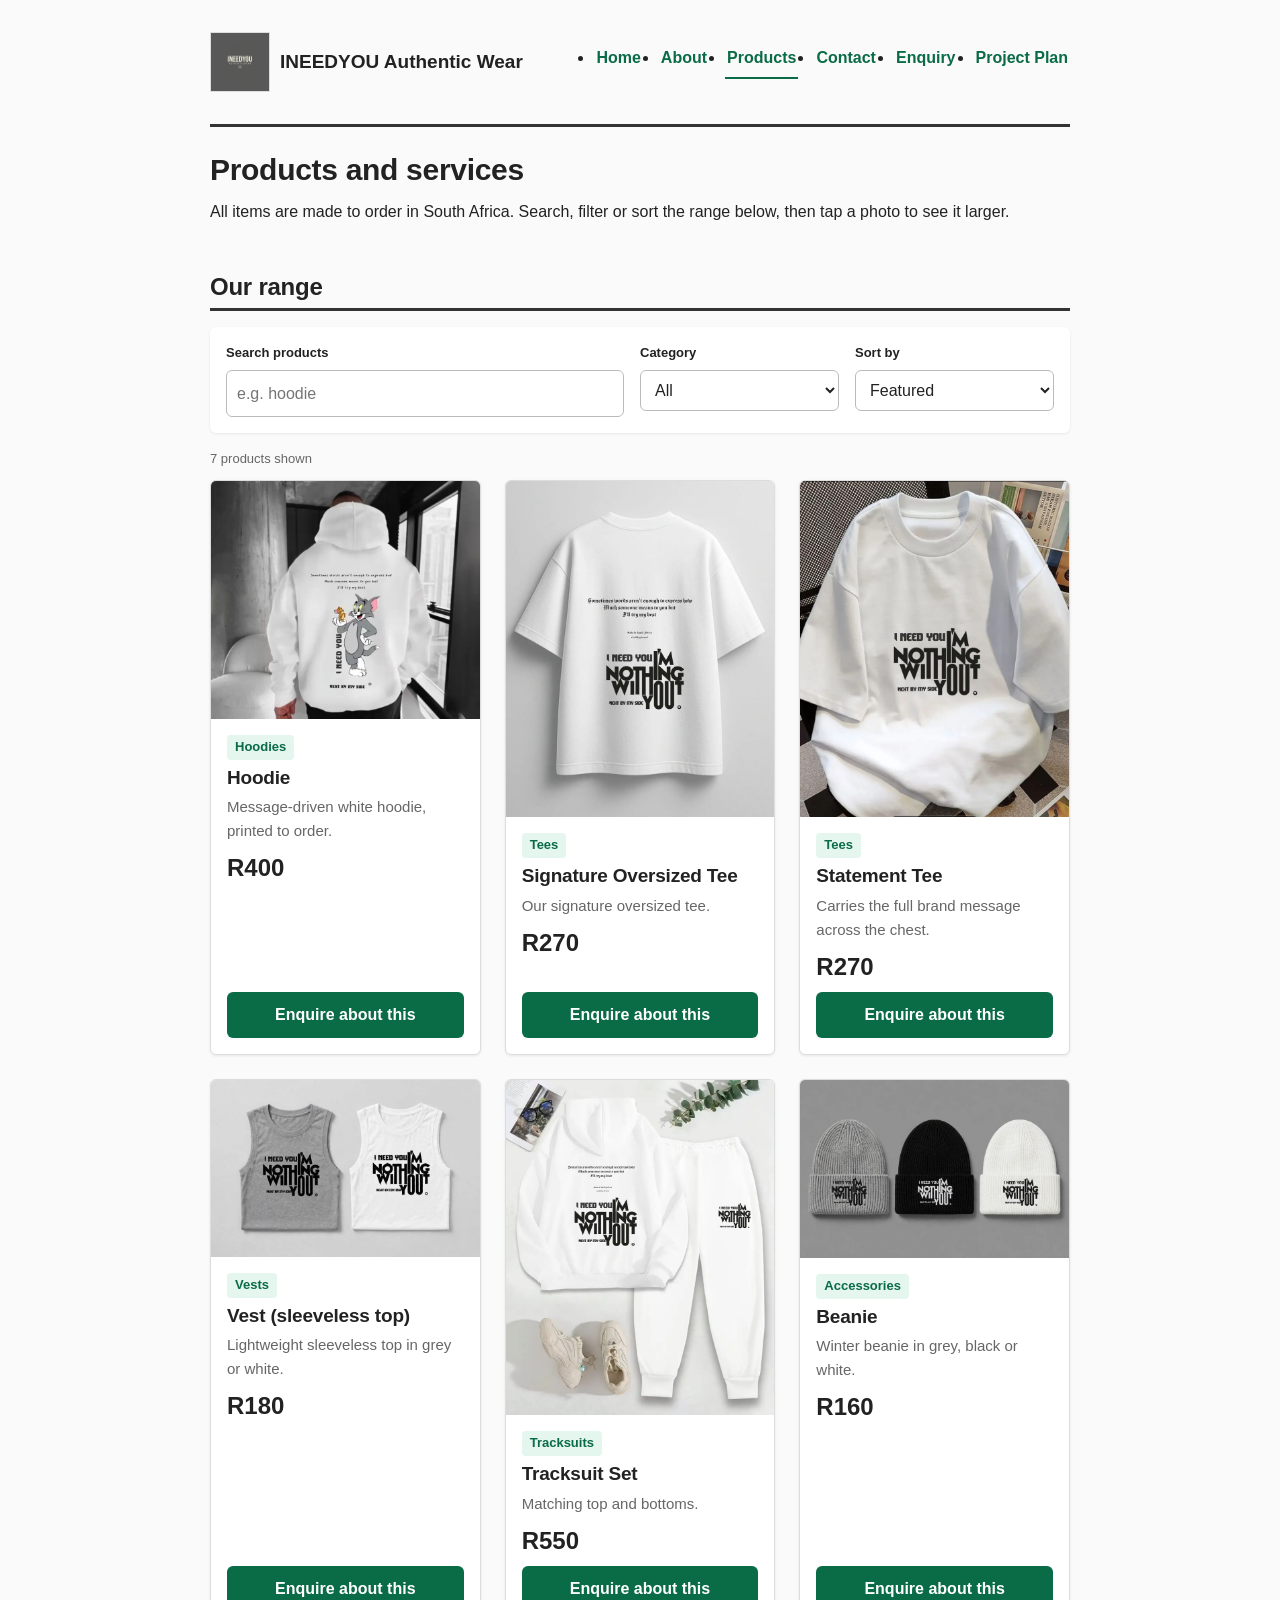
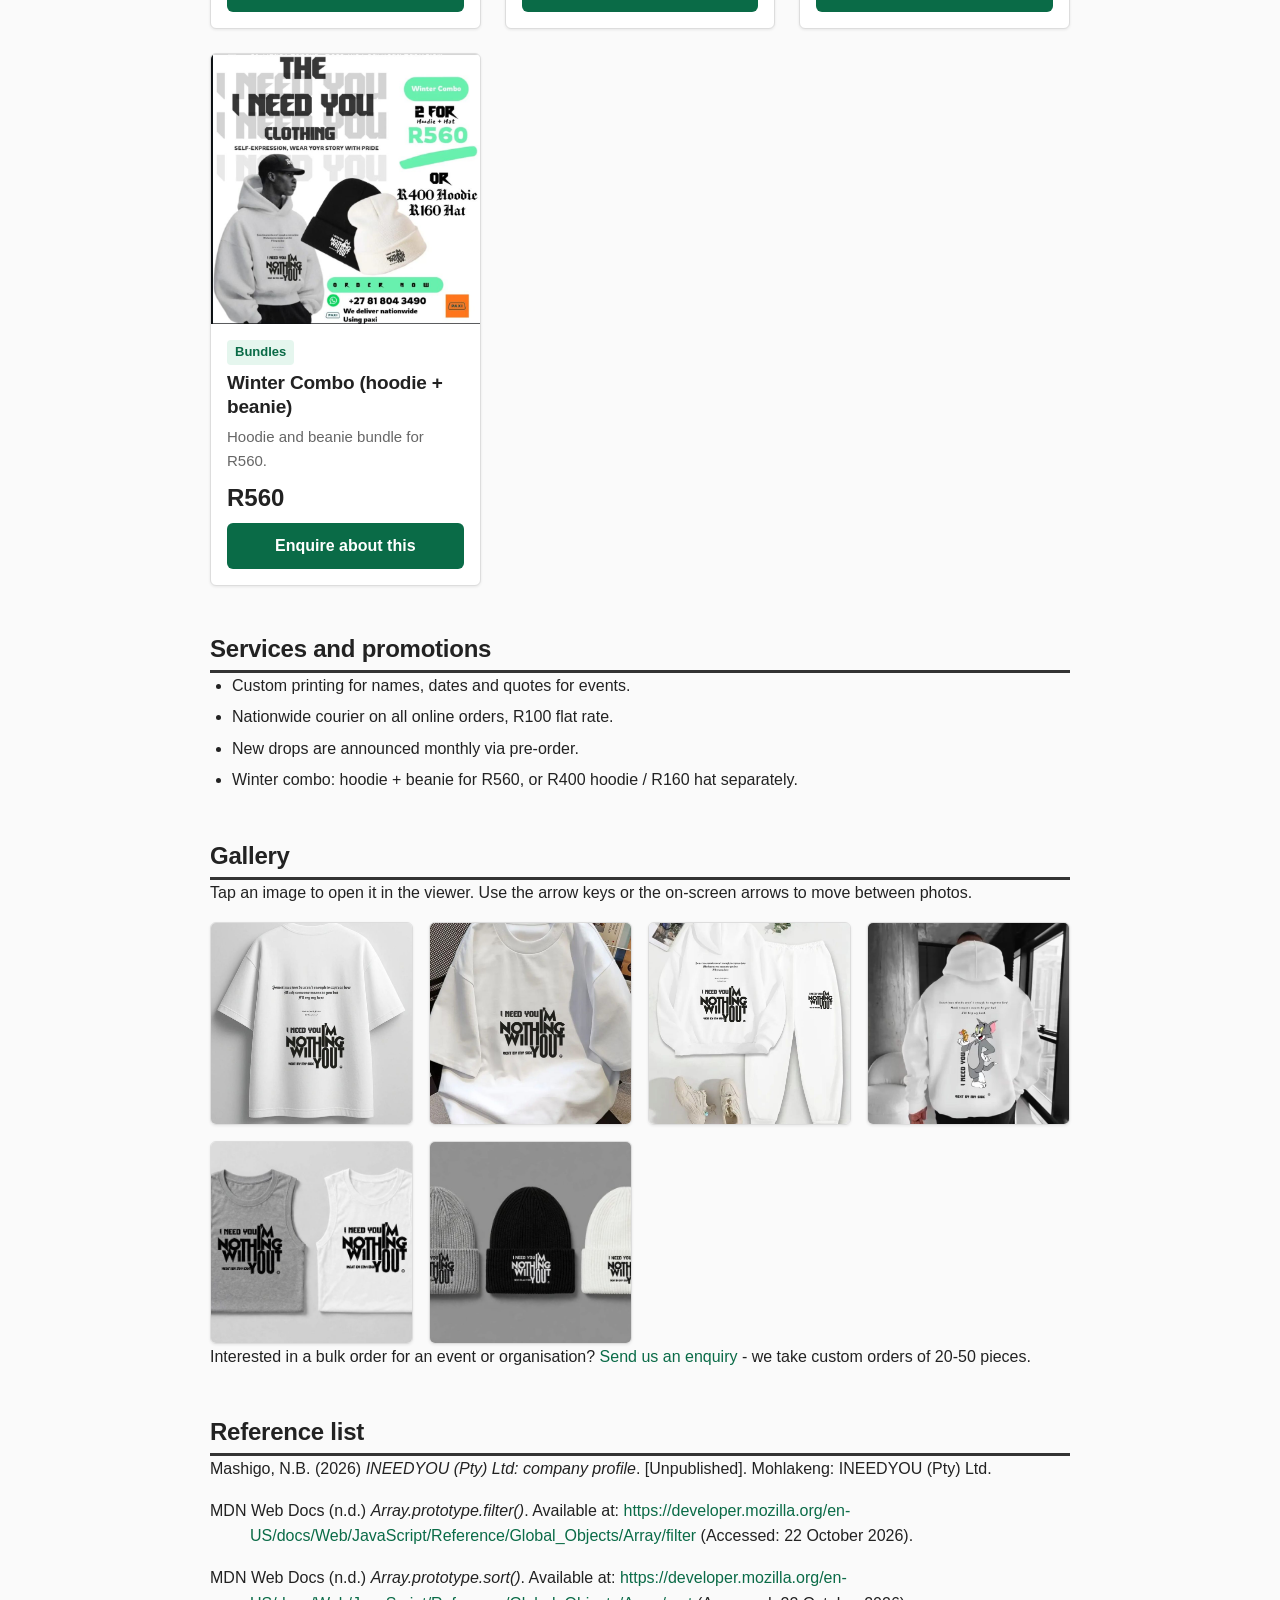
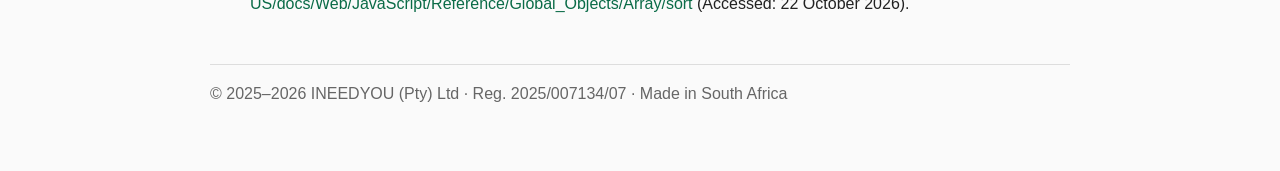
<file: products.html>
<!DOCTYPE html>
<html lang="en" class="no-js">
<head>
  <meta charset="UTF-8">
  <meta name="viewport" content="width=device-width, initial-scale=1.0">
  <title>Products and Prices | INEEDYOU Authentic Wear</title>
  <meta name="description" content="Browse INEEDYOU hoodies, tees, vests, tracksuits and the winter combo. Search, filter and sort, then enquire. Nationwide courier at R100.">
  <meta name="keywords" content="buy hoodies South Africa, oversized tee, tracksuit, winter combo, custom printing, streetwear prices">
  <link rel="icon" type="image/jpeg" href="images/ineedyou-logo.jpg">
  <link rel="stylesheet" href="css/style.css">
</head>
<body>
  <a class="skip-link" href="#main">Skip to main content</a>

  <header class="site-header">
    <div class="brand-row">
      <img src="images/ineedyou-logo.jpg" alt="INEEDYOU Authentic Wear logo" width="256" height="256">
      <span>INEEDYOU Authentic Wear</span>
    </div>
    <button class="nav-toggle" type="button" aria-expanded="false" aria-controls="main-nav">Menu</button>
    <nav class="main-nav" id="main-nav" aria-label="Main navigation">
      <ul>
          <li><a href="home.html">Home</a></li>
          <li><a href="about.html">About</a></li>
          <li><a href="products.html">Products</a></li>
          <li><a href="contact.html">Contact</a></li>
          <li><a href="enquiry.html">Enquiry</a></li>
          <li><a href="planning.html">Project Plan</a></li>
      </ul>
    </nav>
  </header>

  <main id="main">
    <h1>Products and services</h1>
    <p>All items are made to order in South Africa. Search, filter or sort the range below, then tap a photo to see it larger.</p>

    <h2>Our range</h2>
    <div class="product-controls">
      <div>
        <label for="product-search">Search products</label>
        <input type="search" id="product-search" placeholder="e.g. hoodie" autocomplete="off">
      </div>
      <div>
        <label for="product-category">Category</label>
        <select id="product-category"></select>
      </div>
      <div>
        <label for="product-sort">Sort by</label>
        <select id="product-sort">
          <option value="default">Featured</option>
          <option value="price-asc">Price: low to high</option>
          <option value="price-desc">Price: high to low</option>
          <option value="name">Name: A to Z</option>
        </select>
      </div>
    </div>
    <p class="result-count" id="result-count" aria-live="polite"></p>
    <div class="product-grid" id="product-grid">
      <noscript>
        <table>
          <tr><th>Hoodie</th><td>R400</td></tr>
          <tr><th>Tee</th><td>R270</td></tr>
          <tr><th>Vest</th><td>R180</td></tr>
          <tr><th>Tracksuit</th><td>R550</td></tr>
          <tr><th>Beanie</th><td>R160</td></tr>
          <tr><th>Winter combo (hoodie + beanie)</th><td>R560</td></tr>
        </table>
      </noscript>
    </div>

    <h2>Services and promotions</h2>
    <ul>
      <li>Custom printing for names, dates and quotes for events.</li>
      <li>Nationwide courier on all online orders, R100 flat rate.</li>
      <li>New drops are announced monthly via pre-order.</li>
      <li>Winter combo: hoodie + beanie for R560, or R400 hoodie / R160 hat separately.</li>
    </ul>

    <h2>Gallery</h2>
    <p>Tap an image to open it in the viewer. Use the arrow keys or the on-screen arrows to move between photos.</p>
    <div class="gallery">
        <a href="images/oversized-white-tee.jpg" data-lightbox="images/oversized-white-tee.jpg" data-group="gallery" data-caption="Signature oversized tee"><img src="images/oversized-white-tee.jpg" alt="White oversized tee with the INEEDYOU wordmark print" width="800" height="999" loading="lazy"></a>
        <a href="images/statement-white-tee.jpg" data-lightbox="images/statement-white-tee.jpg" data-group="gallery" data-caption="Statement tee"><img src="images/statement-white-tee.jpg" alt="White tee printed with the words I need you, I am nothing without you, next by my side" width="800" height="1000" loading="lazy"></a>
        <a href="images/white-tracksuit-set.jpg" data-lightbox="images/white-tracksuit-set.jpg" data-group="gallery" data-caption="Tracksuit set"><img src="images/white-tracksuit-set.jpg" alt="White tracksuit set laid out flat with the signature print on the back" width="800" height="999" loading="lazy"></a>
        <a href="images/hoodie-cartoon-back-print.jpg" data-lightbox="images/hoodie-cartoon-back-print.jpg" data-group="gallery" data-caption="White hoodie"><img src="images/hoodie-cartoon-back-print.jpg" alt="White hoodie worn by a man, seen from the back, with a cartoon print and the words I need you, next by my side" width="800" height="707" loading="lazy"></a>
        <a href="images/vests-grey-white.jpg" data-lightbox="images/vests-grey-white.jpg" data-group="gallery" data-caption="Vests in grey and white"><img src="images/vests-grey-white.jpg" alt="Grey and white sleeveless vests printed with I need you, I'm nothing without you" width="800" height="528" loading="lazy"></a>
        <a href="images/beanies-grey-black-white.jpg" data-lightbox="images/beanies-grey-black-white.jpg" data-group="gallery" data-caption="Beanies in grey, black and white"><img src="images/beanies-grey-black-white.jpg" alt="Grey, black and white ribbed beanies embroidered with I need you, I'm nothing without you" width="800" height="531" loading="lazy"></a>
    </div>

    <p>Interested in a bulk order for an event or organisation? <a href="enquiry.html">Send us an enquiry</a> - we take custom orders of 20-50 pieces.</p>

    <h2>Reference list</h2>
    <div class="reference-list">
      <p>Mashigo, N.B. (2026) <em>INEEDYOU (Pty) Ltd: company profile</em>. [Unpublished]. Mohlakeng: INEEDYOU (Pty) Ltd.</p>
      <p>MDN Web Docs (n.d.) <em>Array.prototype.filter()</em>. Available at: <a href="https://developer.mozilla.org/en-US/docs/Web/JavaScript/Reference/Global_Objects/Array/filter" target="_blank" rel="noopener noreferrer">https://developer.mozilla.org/en-US/docs/Web/JavaScript/Reference/Global_Objects/Array/filter</a> (Accessed: 22 October 2026).</p>
      <p>MDN Web Docs (n.d.) <em>Array.prototype.sort()</em>. Available at: <a href="https://developer.mozilla.org/en-US/docs/Web/JavaScript/Reference/Global_Objects/Array/sort" target="_blank" rel="noopener noreferrer">https://developer.mozilla.org/en-US/docs/Web/JavaScript/Reference/Global_Objects/Array/sort</a> (Accessed: 22 October 2026).</p>
    </div>
  </main>

  <footer class="site-footer">
    <p>&copy; <span id="year">2025</span> INEEDYOU (Pty) Ltd &middot; Reg. 2025/007134/07 &middot; Made in South Africa</p>
  </footer>

  <script src="js/script.js" defer></script>
</body>
</html>
</file>
<file: css/style.css>
/* ================================================================
   INEEDYOU (Pty) Ltd - shared stylesheet
   Used by every page: home, about, products, contact, enquiry,
   planning.
   Part 2 brief (Designing the Visuals: CSS Styling & Responsive
   Design) so each requirement is easy to find and mark.
   ================================================================ */

* {
  box-sizing: border-box;
  margin: 0;
  padding: 0;
}

html {
  
  font-size: 100%;
  -webkit-text-size-adjust: 100%;
}

img, picture {
  max-width: 100%;
  display: block;
}

ul, ol { list-style: none; }
a { text-decoration: none; color: inherit; }
button, input, select, textarea { font: inherit; color: inherit; }


/* ================================================================
   CSS CUSTOM PROPERTIES
   Colour scheme + typography scale in one place
   ================================================================ */
:root {
  /* ---- colour scheme ---- */
  --color-primary:      #0a6b47;
  --color-primary-dark: #08553a;
  --color-primary-bg:   #e5f6ee;
  --color-text:         #222;
  --color-muted:        #666;
  --color-border:       #ddd;
  --color-border-dark:  #333;
  --color-bg:           #fafafa;
  --color-surface:      #ffffff;
  --color-warn-bg:      #fff4e0;
  --color-warn-text:    #a86400;

  /* ---- typography scale (relative units, see 3.2) ---- */
  --font-base:  1rem;        
  --font-sm:    0.8125rem;   
  --font-md:    0.9375rem;   
  --font-lg:    1.1875rem;   
  --font-xl:    1.5rem;      
  --font-2xl:   1.875rem;    

  /* ---- spacing (relative, scales with type) ---- */
  --space-xs: 0.375rem;
  --space-sm: 0.625rem;
  --space-md: 1rem;
  --space-lg: 1.5rem;
  --space-xl: 3rem;

  /* ---- shared measurements ---- */
  --radius: 0.375rem;
  --shadow-sm: 0 1px 3px rgba(0,0,0,0.08);
  --shadow-md: 0 4px 14px rgba(0,0,0,0.10);
}

/* ================================================================
   2.2  BASE STYLE  (default styles for the whole site)
   ================================================================ */
body {
  font-family: Arial, Helvetica, sans-serif;
  font-size: var(--font-base);
  line-height: 1.6;
  color: var(--color-text);
  background: var(--color-bg);
}

body {
  max-width: 56.25rem;      /* 900px, in rem: 3.2 relative units */
  margin: 0 auto;
  padding: 0 1.25rem var(--space-xl);
}

/* ================================================================
   2.3  TYPOGRAPHY
   ================================================================ */
h1, h2, h3 {
  font-family: Arial, Helvetica, sans-serif;
  font-weight: 700;
  line-height: 1.25;
  letter-spacing: -0.01em;
  color: var(--color-text);
}

h1 {
  font-size: var(--font-2xl);
  margin-top: var(--space-lg);
  margin-bottom: var(--space-sm);
}

h2 {
  font-size: var(--font-xl);
  margin-top: var(--space-xl);
  padding-bottom: var(--space-xs);
  border-bottom: 3px solid var(--color-border-dark);
}

h3 {
  font-size: var(--font-lg);
  margin-top: var(--space-lg);
  margin-bottom: var(--space-xs);
}

p, li, td, th { font-size: var(--font-base); }

p { margin-bottom: var(--space-md); }

ul, ol { padding-left: 1.375rem; }
ul { list-style: disc; }
ol { list-style: decimal; }
li { margin-bottom: var(--space-xs); }

strong { font-weight: 700; }
em { font-style: italic; }

code {
  font-family: "Courier New", monospace;
  background: var(--color-primary-bg);
  padding: 0.125rem 0.375rem;
  border-radius: 0.25rem;
  font-size: 0.875em; /* em on purpose: scales with the parent text */
}

a {
  color: var(--color-primary);
}
a:hover   { text-decoration: underline; }
a:focus   { outline: 2px solid var(--color-primary); outline-offset: 2px; }
a:active  { color: var(--color-primary-dark); }

/* ---- Header: Grid with named areas, logo left / nav right ---- */
header.site-header {
  display: grid;
  grid-template-columns: auto 1fr;
  grid-template-areas: "logo nav";
  align-items: center;
  gap: var(--space-md);
  border-bottom: 3px solid var(--color-border-dark);
  padding: var(--space-md) 0;
  margin-bottom: var(--space-sm);
}

.brand-row {
  grid-area: logo;
  display: flex;
  align-items: center;
  gap: var(--space-sm);
}
.brand-row img {
  width: 3.75rem;
  max-width: 3.75rem;
  border-radius: 0;
  box-shadow: none;
}
.brand-row span {
  font-size: var(--font-lg);
  font-weight: 700;
}

/* ---- Nav: Flexbox row of links ---- */
nav.main-nav {
  grid-area: nav;
  justify-self: end;
}
nav.main-nav ul {
  display: flex;
  flex-wrap: wrap;
  justify-content: flex-end;
  gap: var(--space-md);
}
nav.main-nav a {
  display: inline-block;
  font-weight: 700;
  padding: var(--space-xs) 0.125rem;
  border-bottom: 2px solid transparent;
  transition: color 0.15s ease, border-color 0.15s ease;
}
nav.main-nav a:hover,
nav.main-nav a:focus,
nav.main-nav a[aria-current="page"] {
  color: var(--color-primary);
  border-bottom-color: var(--color-primary);
  text-decoration: none;
}
nav.main-nav a:active { color: var(--color-primary-dark); }

/* ---- Main content area ---- */
main {
  display: block;
}

/* ---- Footer ---- */
footer.site-footer {
  margin-top: var(--space-xl);
  padding-top: var(--space-md);
  border-top: 1px solid var(--color-border);
  font-size: var(--font-sm);
  color: var(--color-muted);
}

/* ================================================================
   2.5  VISUAL STYLES
   Colour, background, border, box-shadow, and interactive
   pseudo-classes (:hover / :focus / :active).
   ================================================================ */

img {
  border: 1px solid var(--color-border);
  border-radius: var(--radius);
  box-shadow: var(--shadow-sm);
  margin: var(--space-md) 0;
  transition: box-shadow 0.2s ease, transform 0.2s ease;
}
img:hover { box-shadow: var(--shadow-md); transform: translateY(-2px); }

figure { margin: var(--space-lg) 0; }
figcaption {
  font-size: var(--font-sm);
  color: var(--color-muted);
  margin-top: var(--space-xs);
}

table {
  width: 100%;
  border-collapse: collapse;
  margin: var(--space-md) 0;
  background: var(--color-surface);
  box-shadow: var(--shadow-sm);
  border-radius: var(--radius);
  overflow: hidden;
}
th, td {
  text-align: left;
  padding: var(--space-sm) var(--space-md);
  border-bottom: 1px solid var(--color-border);
}
th { width: 45%; color: var(--color-muted); background: var(--color-bg); }
tr:hover td { background: var(--color-primary-bg); }

.reference-list p {
  padding-left: 2.5rem;
  text-indent: -2.5rem;
}


/* ---------- FORMS (enquiry page) ---------- */
form {
  max-width: 31.25rem;
  margin-top: var(--space-md);
  background: var(--color-surface);
  padding: var(--space-lg);
  border-radius: var(--radius);
  box-shadow: var(--shadow-sm);
}

/* Grid: label + field align on desktop, stack on mobile (3.1) */
.form-row {
  display: grid;
  grid-template-columns: 1fr;
  gap: var(--space-xs);
  margin-bottom: var(--space-md);
}
.form-row label { font-weight: 700; }
.form-row input,
.form-row select,
.form-row textarea {
  width: 100%;
  padding: var(--space-sm);
  font-size: var(--font-md);
  border: 1px solid #bbb;
  border-radius: var(--radius);
  background: var(--color-surface);
  transition: border-color 0.15s ease, box-shadow 0.15s ease;
}
.form-row input:hover,
.form-row select:hover,
.form-row textarea:hover { border-color: var(--color-primary); }
.form-row input:focus,
.form-row select:focus,
.form-row textarea:focus {
  outline: none;
  border-color: var(--color-primary);
  box-shadow: 0 0 0 3px var(--color-primary-bg);
}
.form-row textarea { resize: vertical; }

button.submit-btn {
  background: var(--color-primary);
  color: #fff;
  border: none;
  padding: var(--space-sm) 1.375rem;
  font-size: var(--font-md);
  font-weight: 700;
  border-radius: var(--radius);
  cursor: pointer;
  box-shadow: var(--shadow-sm);
  transition: background 0.15s ease, box-shadow 0.15s ease, transform 0.1s ease;
}
button.submit-btn:hover  { background: var(--color-primary-dark); box-shadow: var(--shadow-md); }
button.submit-btn:focus  { outline: 2px solid var(--color-primary-dark); outline-offset: 2px; }
button.submit-btn:active { transform: translateY(1px); }

.form-note { font-size: var(--font-sm); color: var(--color-muted); margin-top: var(--space-sm); }
.form-success {
  display: none;
  background: var(--color-primary-bg);
  border: 1px solid var(--color-primary);
  color: var(--color-primary);
  padding: var(--space-sm) var(--space-md);
  border-radius: var(--radius);
  margin-top: var(--space-md);
}


/* ---------- WIREFRAME BOXES (planning page) ----------
   Demonstrates CSS Grid for a multi-column desktop layout that
   collapses to one column on smaller screens (see 3.1 below). */
.wireframe {
  border: 2px dashed #888;
  padding: var(--space-md);
  margin: var(--space-lg) 0;
  background: var(--color-surface);
  border-radius: var(--radius);
}
.wf-block {
  border: 1px solid #999;
  background: var(--color-bg);
  padding: var(--space-sm);
  margin-bottom: var(--space-sm);
  text-align: center;
  font-size: var(--font-sm);
  color: var(--color-muted);
  border-radius: 0.25rem;
}
.wf-row {
  display: grid;
  grid-template-columns: 1fr 1fr;   /* two columns on desktop */
  gap: var(--space-sm);
}
.wf-row .wf-block { margin-bottom: 0; }


/* ---------- TIMELINE STATUS TAGS (planning page) ---------- */
.timeline-status {
  display: inline-block;
  padding: 0.125rem 0.5rem;
  border-radius: 0.25rem;
  font-size: var(--font-sm);
  font-weight: 700;
}
.status-done     { background: var(--color-primary-bg); color: var(--color-primary); }
.status-progress { background: var(--color-warn-bg); color: var(--color-warn-text); }
.status-upcoming { background: #eee; color: #555; }


/* ================================================================
   PART 3 ADDITIONS
   Accessibility helpers, mobile menu, product cards, gallery,
   lightbox, accordion, form validation, map, scroll animations.
   ================================================================ */

.skip-link {
  position: absolute;
  left: -999px;
  top: 0;
  background: var(--color-primary);
  color: #fff;
  padding: var(--space-sm) var(--space-md);
  z-index: 1000;
}
.skip-link:focus { left: 0.5rem; top: 0.5rem; color: #fff; }

.visually-hidden {
  position: absolute !important;
  width: 1px; height: 1px;
  overflow: hidden;
  clip: rect(0 0 0 0);
  white-space: nowrap;
}

/* ---- Mobile menu button (shown only on small screens, only with JS) ---- */
.nav-toggle {
  display: none;
  grid-area: toggle;
  background: var(--color-surface);
  border: 2px solid var(--color-border-dark);
  border-radius: var(--radius);
  padding: var(--space-xs) var(--space-md);
  font-weight: 700;
  cursor: pointer;
}
.nav-toggle:hover, .nav-toggle:focus { border-color: var(--color-primary); color: var(--color-primary); }

/* ---- Hero / lead text ---- */
.lead { font-size: var(--font-lg); }

/* ---- Product controls ---- */
.product-controls {
  display: grid;
  grid-template-columns: 2fr 1fr 1fr;
  gap: var(--space-md);
  background: var(--color-surface);
  padding: var(--space-md);
  border-radius: var(--radius);
  box-shadow: var(--shadow-sm);
  margin: var(--space-md) 0;
}
.product-controls label { display: block; font-weight: 700; font-size: var(--font-sm); margin-bottom: var(--space-xs); }
.product-controls input,
.product-controls select {
  width: 100%;
  padding: var(--space-sm);
  border: 1px solid #bbb;
  border-radius: var(--radius);
  background: var(--color-surface);
}
.product-controls input:focus,
.product-controls select:focus { outline: 2px solid var(--color-primary); outline-offset: 1px; }
.result-count { color: var(--color-muted); font-size: var(--font-sm); margin-bottom: var(--space-sm); }

/* ---- Product grid ---- */
.product-grid {
  display: grid;
  grid-template-columns: repeat(auto-fill, minmax(15rem, 1fr));
  gap: var(--space-lg);
}
.product-card {
  background: var(--color-surface);
  border: 1px solid var(--color-border);
  border-radius: var(--radius);
  box-shadow: var(--shadow-sm);
  overflow: hidden;
  display: flex;
  flex-direction: column;
  transition: box-shadow 0.2s ease, transform 0.2s ease;
}
.product-card:hover { box-shadow: var(--shadow-md); transform: translateY(-3px); }
.product-card .thumb {
  display: block;
  width: 100%;
  padding: 0;
  border: none;
  background: var(--color-bg);
  cursor: zoom-in;
}
.product-card .thumb img {
  width: 100%;
  aspect-ratio: 4 / 5;
  object-fit: cover;
  margin: 0;
  border: none;
  border-radius: 0;
  box-shadow: none;
}
.product-card .thumb img:hover { transform: none; box-shadow: none; }
.no-photo {
  aspect-ratio: 4 / 5;
  display: flex;
  align-items: center;
  justify-content: center;
  text-align: center;
  padding: var(--space-md);
  background: var(--color-primary-bg);
  color: var(--color-primary);
  font-weight: 700;
}
.product-info { padding: var(--space-md); display: flex; flex-direction: column; gap: var(--space-xs); flex: 1; }
.product-info h3 { margin: 0; font-size: var(--font-lg); }
.product-info p { margin: 0; font-size: var(--font-md); color: var(--color-muted); }
.price { font-size: var(--font-xl); font-weight: 700; color: var(--color-text); }
.tag {
  align-self: flex-start;
  background: var(--color-primary-bg);
  color: var(--color-primary);
  font-size: var(--font-sm);
  font-weight: 700;
  padding: 0.125rem 0.5rem;
  border-radius: 0.25rem;
}
.btn-link {
  display: inline-block;
  margin-top: auto;
  text-align: center;
  background: var(--color-primary);
  color: #fff;
  font-weight: 700;
  padding: var(--space-sm) var(--space-md);
  border-radius: var(--radius);
  transition: background 0.15s ease;
}
.btn-link:hover, .btn-link:focus { background: var(--color-primary-dark); color: #fff; text-decoration: none; }
.empty-state { grid-column: 1 / -1; padding: var(--space-lg); text-align: center; background: var(--color-warn-bg); color: var(--color-warn-text); border-radius: var(--radius); }

/* ---- Gallery ---- */
.gallery {
  display: grid;
  grid-template-columns: repeat(auto-fill, minmax(11rem, 1fr));
  gap: var(--space-md);
  margin-top: var(--space-md);
}
.gallery a { display: block; cursor: zoom-in; }
.gallery img { width: 100%; aspect-ratio: 1 / 1; object-fit: cover; margin: 0; }

/* ---- Lightbox ---- */
.lightbox {
  position: fixed;
  inset: 0;
  background: rgba(0,0,0,0.88);
  display: none;
  align-items: center;
  justify-content: center;
  flex-direction: column;
  padding: var(--space-md);
  z-index: 900;
}
.lightbox.open { display: flex; animation: fadeIn 0.2s ease; }
.lightbox img {
  max-width: 100%;
  max-height: 78vh;
  width: auto;
  margin: 0;
  border: none;
  box-shadow: none;
  object-fit: contain;
}
.lightbox img:hover { transform: none; box-shadow: none; }
.lightbox-caption { color: #fff; margin-top: var(--space-sm); text-align: center; font-size: var(--font-md); }
.lightbox button {
  position: absolute;
  background: rgba(255,255,255,0.15);
  color: #fff;
  border: 1px solid rgba(255,255,255,0.5);
  border-radius: var(--radius);
  font-size: 1.5rem;
  line-height: 1;
  padding: var(--space-sm) var(--space-md);
  cursor: pointer;
}
.lightbox button:hover, .lightbox button:focus { background: rgba(255,255,255,0.35); }
.lightbox .lb-close { top: 1rem; right: 1rem; }
.lightbox .lb-prev  { left: 1rem; top: 50%; }
.lightbox .lb-next  { right: 1rem; top: 50%; }

/* ---- Accordion (FAQ) ---- */
.accordion { margin-top: var(--space-md); }
.accordion-item { border: 1px solid var(--color-border); border-radius: var(--radius); background: var(--color-surface); margin-bottom: var(--space-sm); overflow: hidden; }
.accordion-header { margin: 0; }
.accordion-trigger {
  width: 100%;
  text-align: left;
  background: none;
  border: none;
  padding: var(--space-md);
  font-weight: 700;
  cursor: pointer;
  display: flex;
  justify-content: space-between;
  gap: var(--space-md);
}
.accordion-trigger::after { content: "+"; font-size: var(--font-xl); line-height: 1; color: var(--color-primary); transition: transform 0.25s ease; }
.accordion-trigger[aria-expanded="true"]::after { content: "\2212"; }
.accordion-trigger:hover, .accordion-trigger:focus { background: var(--color-primary-bg); outline: none; }
.accordion-panel { max-height: 0; overflow: hidden; transition: max-height 0.3s ease; }
.accordion-panel p { padding: 0 var(--space-md) var(--space-md); margin: 0; }
.no-js .accordion-panel { max-height: none; }

/* ---- Form validation + feedback ---- */
.form-row .error-msg { color: #b00020; font-size: var(--font-sm); min-height: 1.2em; }
.form-row input.invalid,
.form-row select.invalid,
.form-row textarea.invalid { border-color: #b00020; background: #fff5f6; }
.form-row input.valid,
.form-row select.valid,
.form-row textarea.valid { border-color: var(--color-primary); }
.form-row .hint { font-size: var(--font-sm); color: var(--color-muted); }
.form-row-inline { display: flex; align-items: flex-start; gap: var(--space-sm); margin-bottom: var(--space-md); }
.form-row-inline input { width: auto; margin-top: 0.3rem; }
.hp-field { position: absolute; left: -9999px; height: 0; overflow: hidden; }
.form-error-summary {
  display: none;
  background: #fff5f6;
  border: 1px solid #b00020;
  color: #b00020;
  padding: var(--space-sm) var(--space-md);
  border-radius: var(--radius);
  margin-bottom: var(--space-md);
}
.form-error-summary.show { display: block; }
.form-success.show { display: block; animation: fadeIn 0.3s ease; }
form { max-width: 37.5rem; }
button.submit-btn[disabled] { opacity: 0.6; cursor: wait; }
button.secondary-btn {
  background: var(--color-surface);
  color: var(--color-primary);
  border: 2px solid var(--color-primary);
  padding: var(--space-sm) 1.25rem;
  font-weight: 700;
  border-radius: var(--radius);
  cursor: pointer;
}
button.secondary-btn:hover, button.secondary-btn:focus { background: var(--color-primary-bg); }
.result-panel {
  display: none;
  background: var(--color-surface);
  border: 2px solid var(--color-primary);
  border-radius: var(--radius);
  padding: var(--space-md) var(--space-lg);
  margin-top: var(--space-lg);
  max-width: 37.5rem;
}
.result-panel.show { display: block; animation: fadeIn 0.3s ease; }
.result-panel h2 { margin-top: 0; font-size: var(--font-lg); border: none; }
.result-panel textarea { width: 100%; min-height: 10rem; padding: var(--space-sm); border: 1px solid #bbb; border-radius: var(--radius); margin: var(--space-sm) 0; }
.btn-row { display: flex; flex-wrap: wrap; gap: var(--space-sm); }
.char-count { text-align: right; font-size: var(--font-sm); color: var(--color-muted); }

/* ---- Map ---- */
#map { height: 20rem; width: 100%; border-radius: var(--radius); border: 1px solid var(--color-border); margin: var(--space-md) 0; background: var(--color-primary-bg); }
.map-fallback { padding: var(--space-md); }

/* ---- Scroll reveal animation ---- */
.js .reveal { opacity: 0; transform: translateY(1.25rem); transition: opacity 0.6s ease, transform 0.6s ease; }
.js .reveal.visible { opacity: 1; transform: none; }

@keyframes fadeIn { from { opacity: 0; } to { opacity: 1; } }

.back-to-top {
  position: fixed;
  right: 1rem;
  bottom: 1rem;
  background: var(--color-primary);
  color: #fff;
  border: none;
  border-radius: 50%;
  width: 2.75rem;
  height: 2.75rem;
  font-size: 1.25rem;
  cursor: pointer;
  box-shadow: var(--shadow-md);
  opacity: 0;
  pointer-events: none;
  transition: opacity 0.3s ease;
}
.back-to-top.show { opacity: 1; pointer-events: auto; }

@media (prefers-reduced-motion: reduce) {
  *, *::before, *::after { animation: none !important; transition: none !important; }
  .js .reveal { opacity: 1; transform: none; }
}

/* ================================================================
   3. RESPONSIVE DESIGN
   Breakpoints: tablet <= 1024px, mobile <= 768px, small phone <= 600px
   ================================================================ */
img { height: auto; }

@media (max-width: 1024px) {
  body { padding: 0 1rem var(--space-xl); }
  header.site-header { gap: var(--space-sm); }
  .wf-row { grid-template-columns: 1fr 1fr; }
}

/* Mobile menu: only collapses when JavaScript is available */
@media (max-width: 768px) {
  header.site-header {
    grid-template-columns: 1fr auto;
    grid-template-areas:
      "logo toggle"
      "nav  nav";
  }
  .js .nav-toggle { display: inline-flex; }
  nav.main-nav { justify-self: stretch; }
  .js nav.main-nav ul { display: none; flex-direction: column; gap: 0; border-top: 1px solid var(--color-border); }
  .js nav.main-nav.open ul { display: flex; animation: fadeIn 0.2s ease; }
  .js nav.main-nav li { margin: 0; border-bottom: 1px solid var(--color-border); }
  .js nav.main-nav a { display: block; padding: var(--space-sm) 0; }
  .product-controls { grid-template-columns: 1fr; }
}

@media (max-width: 600px) {
  html { font-size: 93.75%; }
  header.site-header { grid-template-columns: 1fr auto; }
  nav.main-nav ul { justify-content: flex-start; gap: var(--space-sm) var(--space-md); }
  .wf-row { grid-template-columns: 1fr; }

  table, thead, tbody, th, td, tr { display: block; width: 100%; }
  tr { margin-bottom: var(--space-sm); border-bottom: 2px solid var(--color-border); }
  th, td { border-bottom: none; padding: var(--space-xs) var(--space-sm); }
  th { width: auto; font-weight: 700; }

  form { padding: var(--space-md); }
  .lightbox .lb-prev, .lightbox .lb-next { top: auto; bottom: 1rem; }
  #map { height: 16rem; }

  h1 { font-size: 1.625rem; }
  h2 { font-size: 1.3125rem; }
  h3 { font-size: 1.0625rem; }
}
</file>
